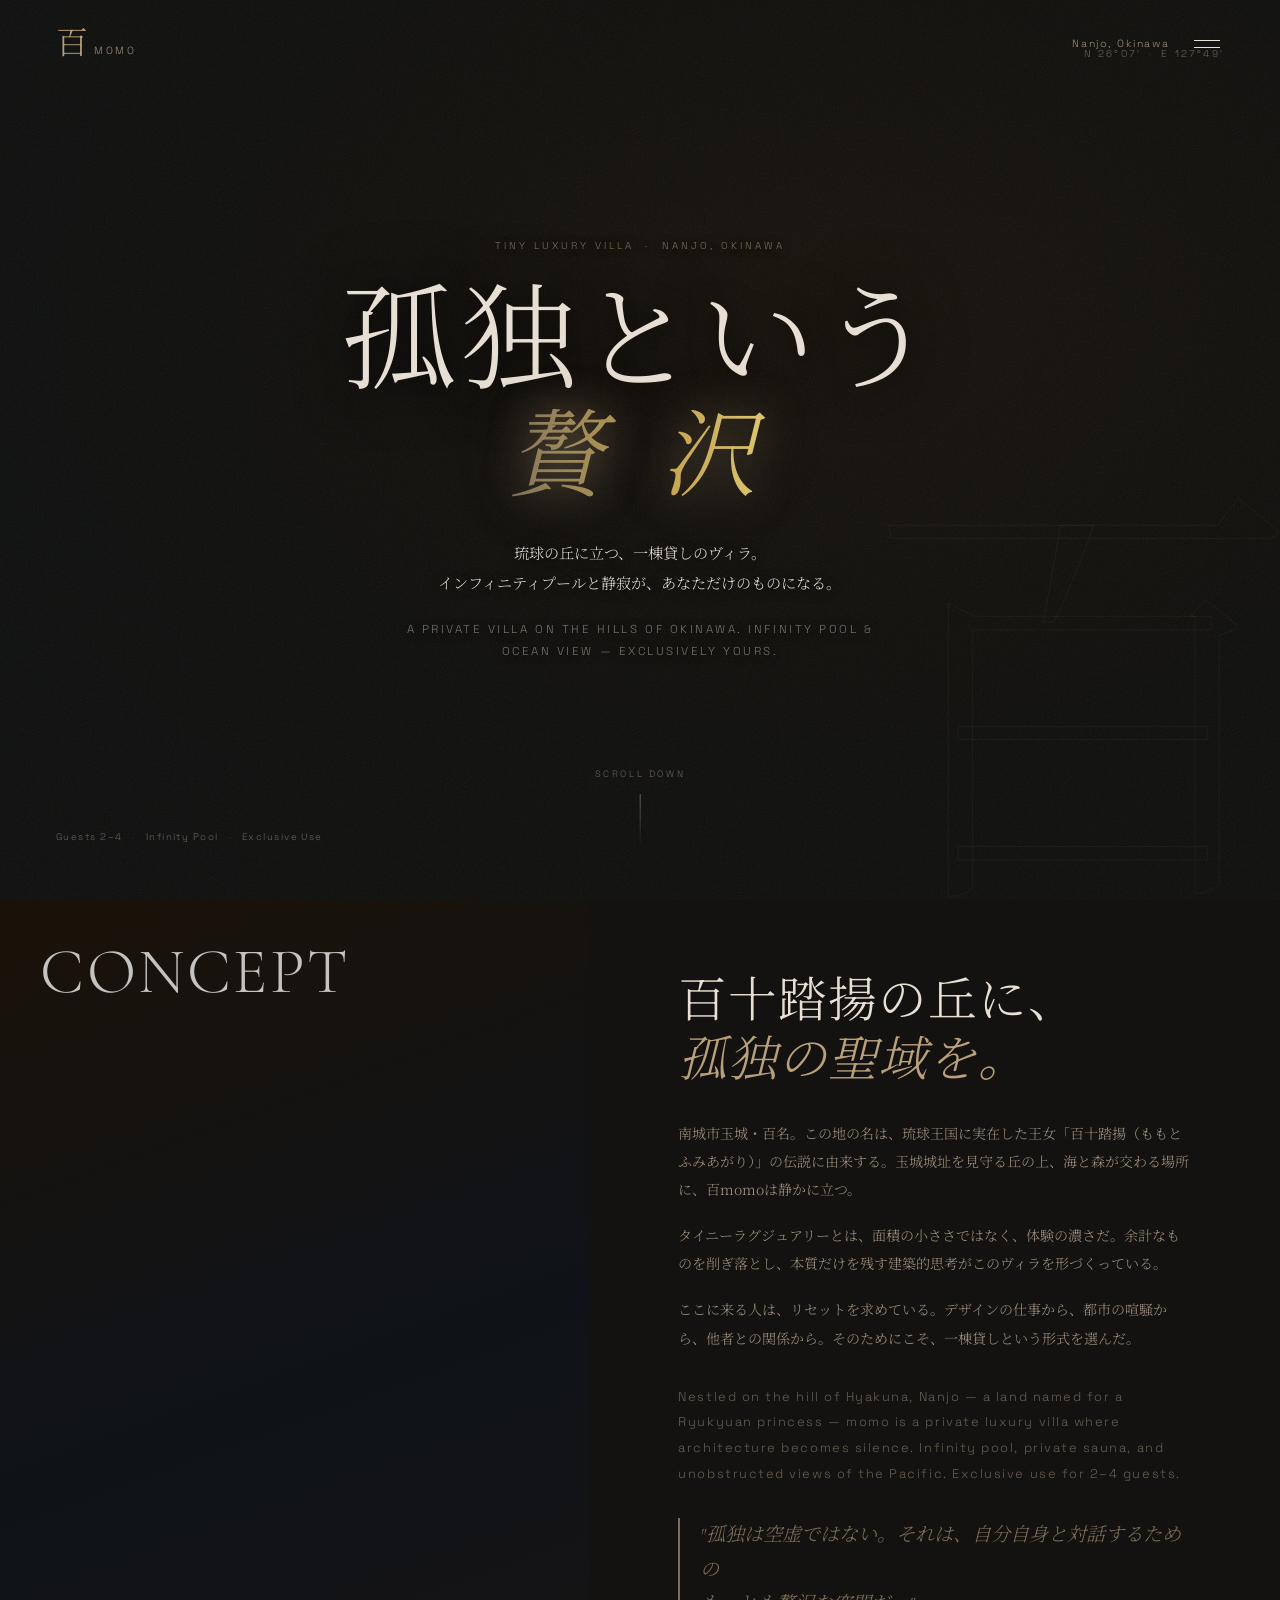
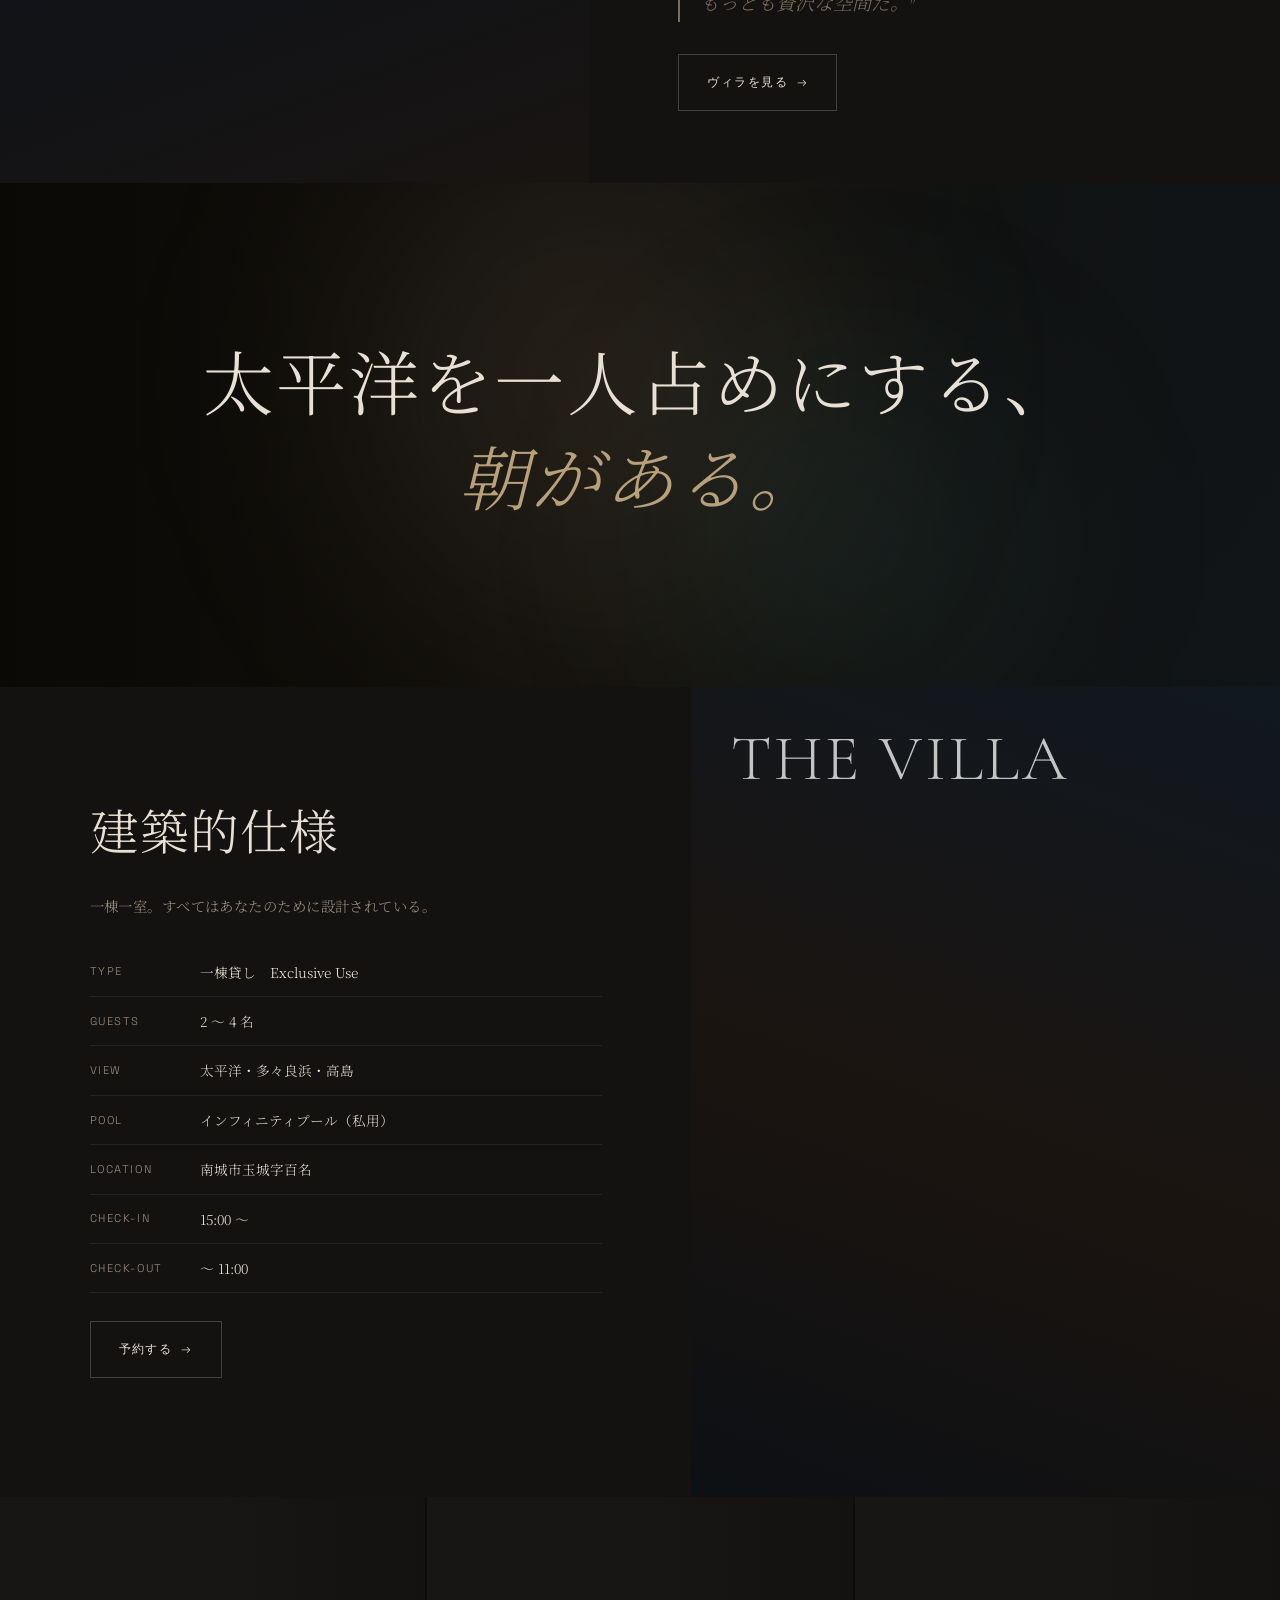
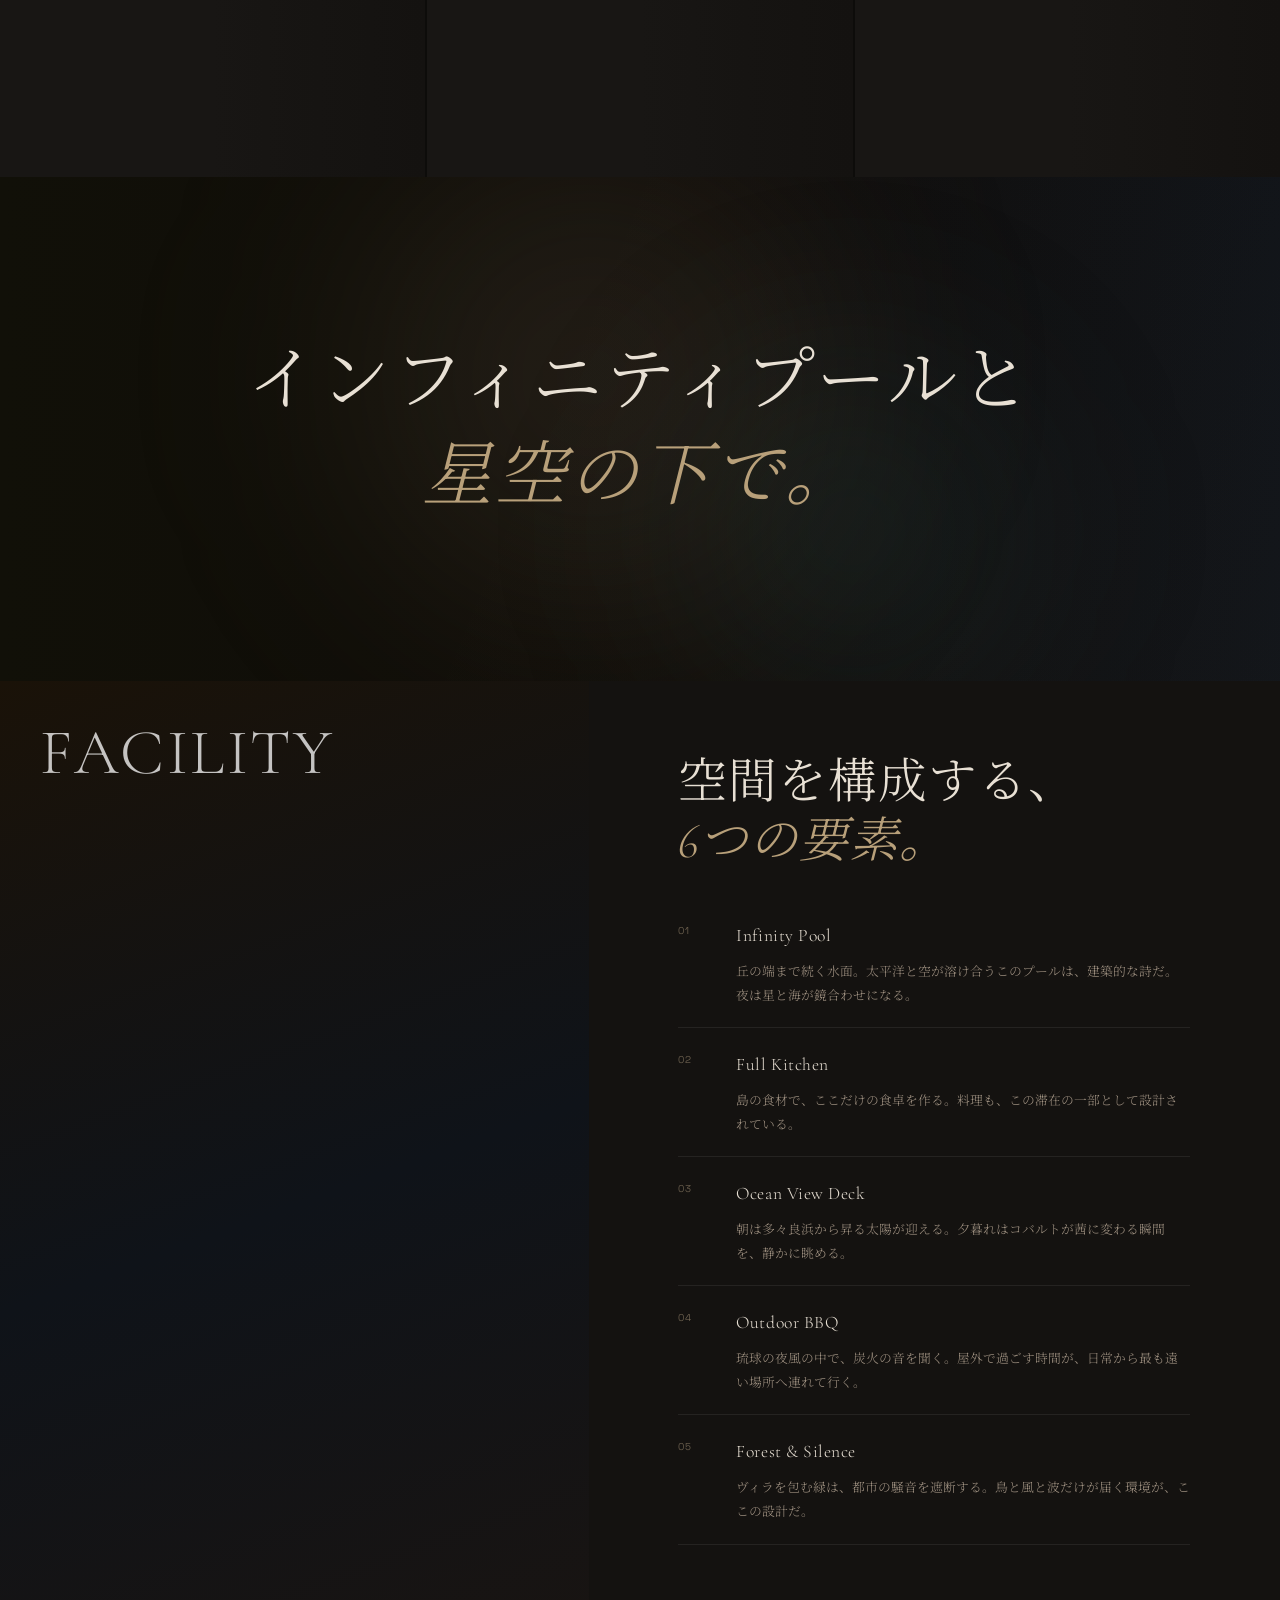
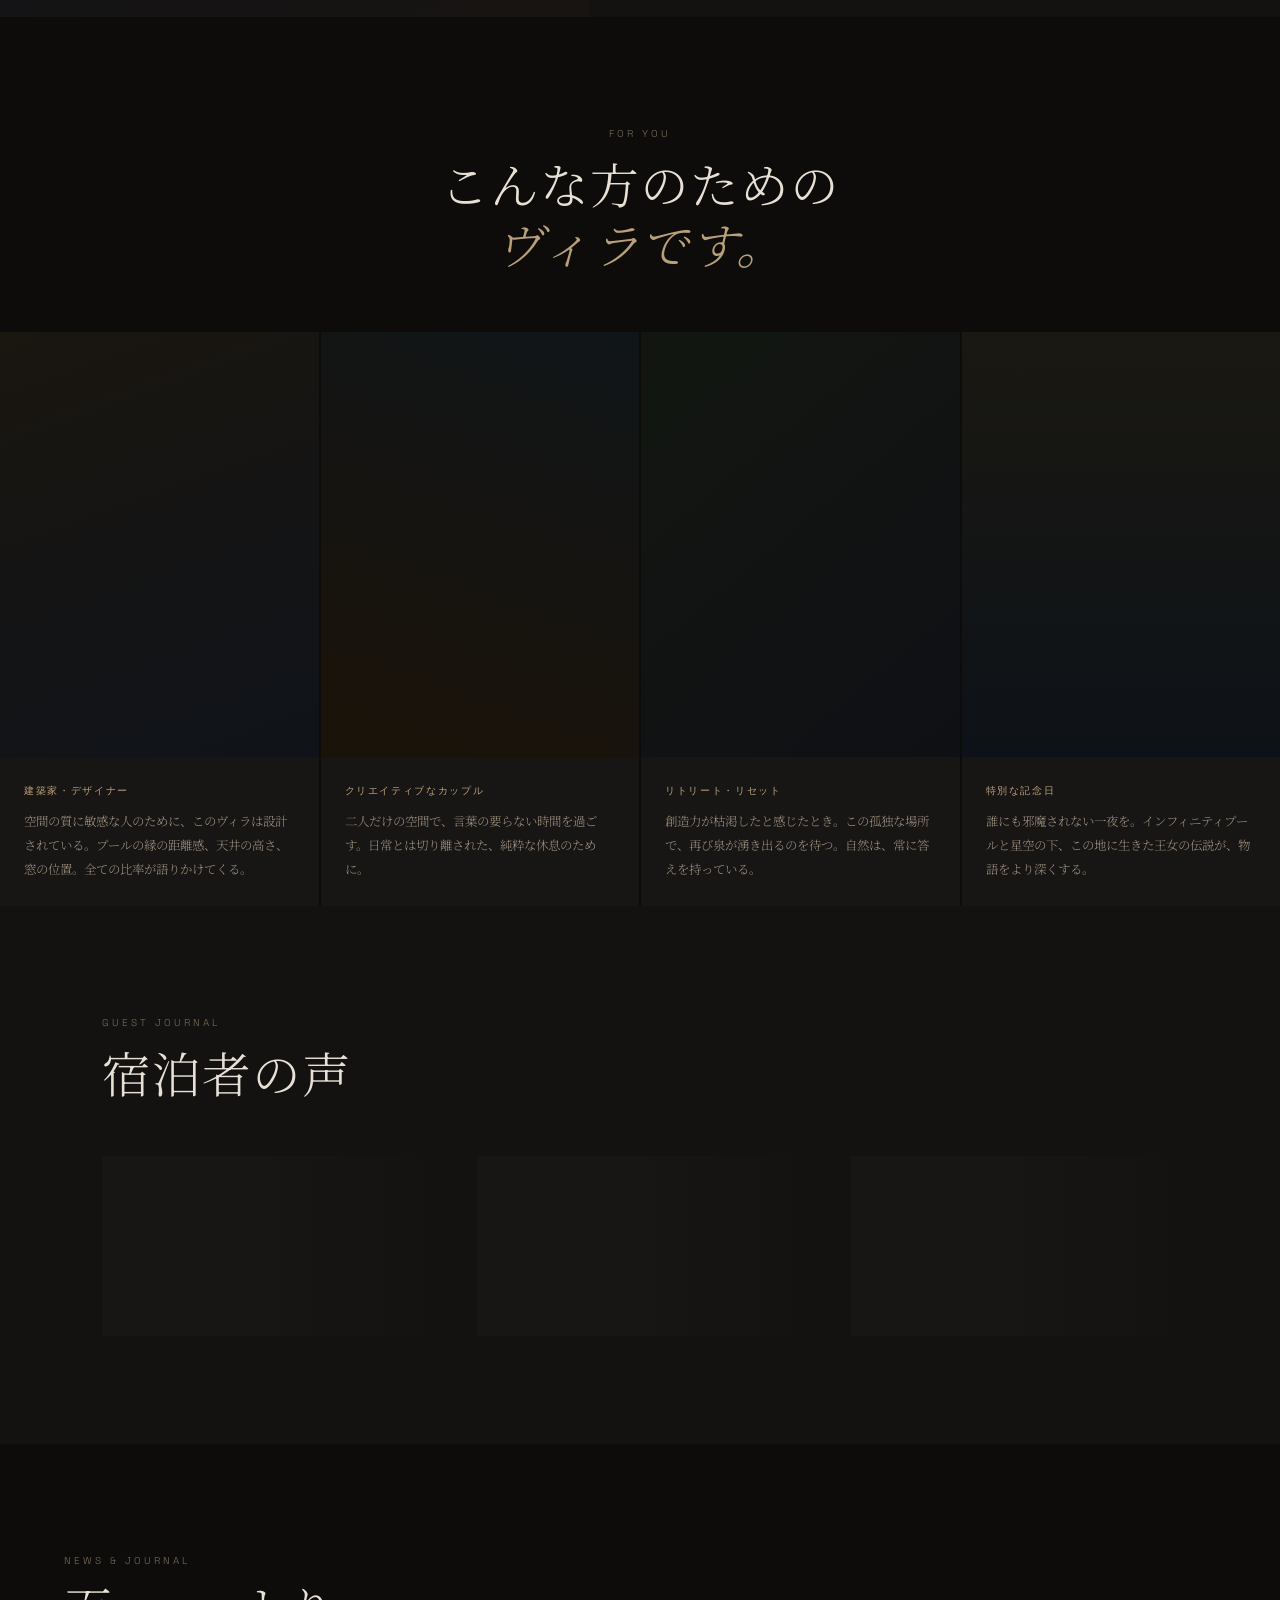
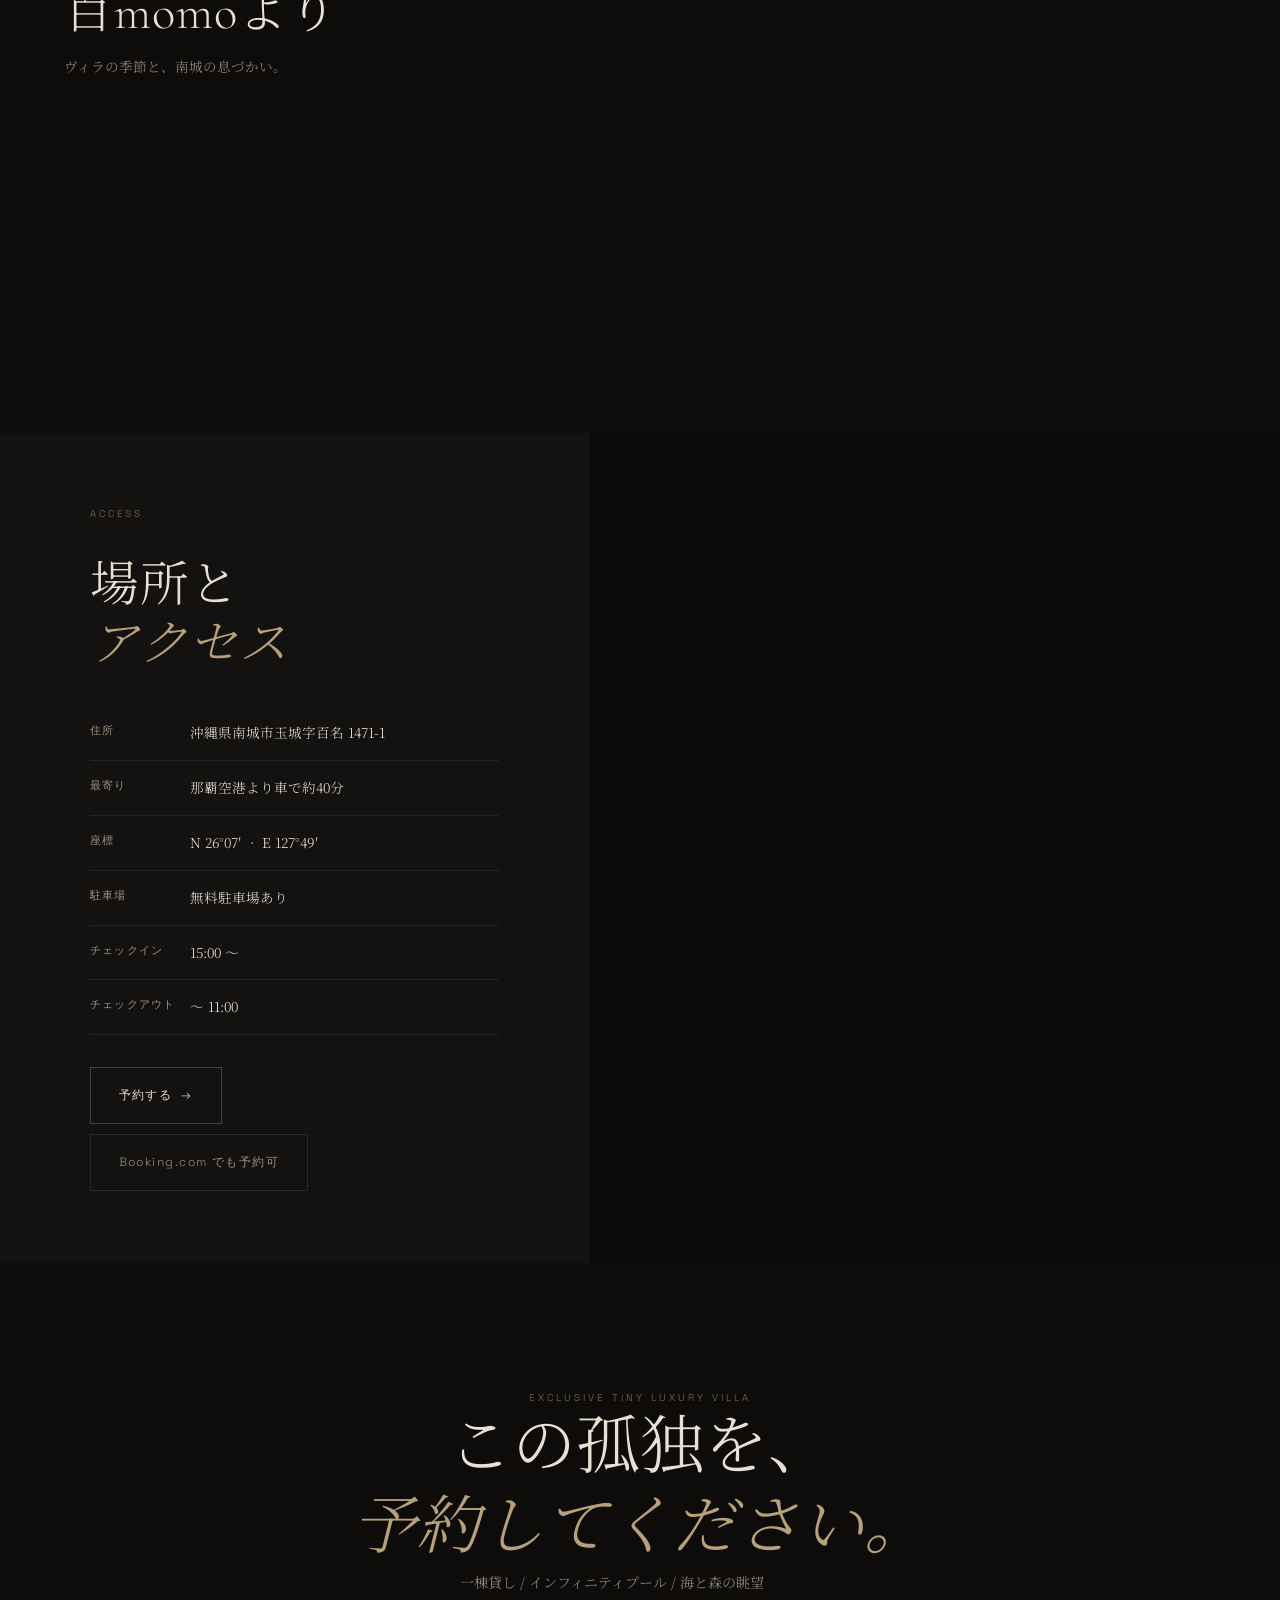
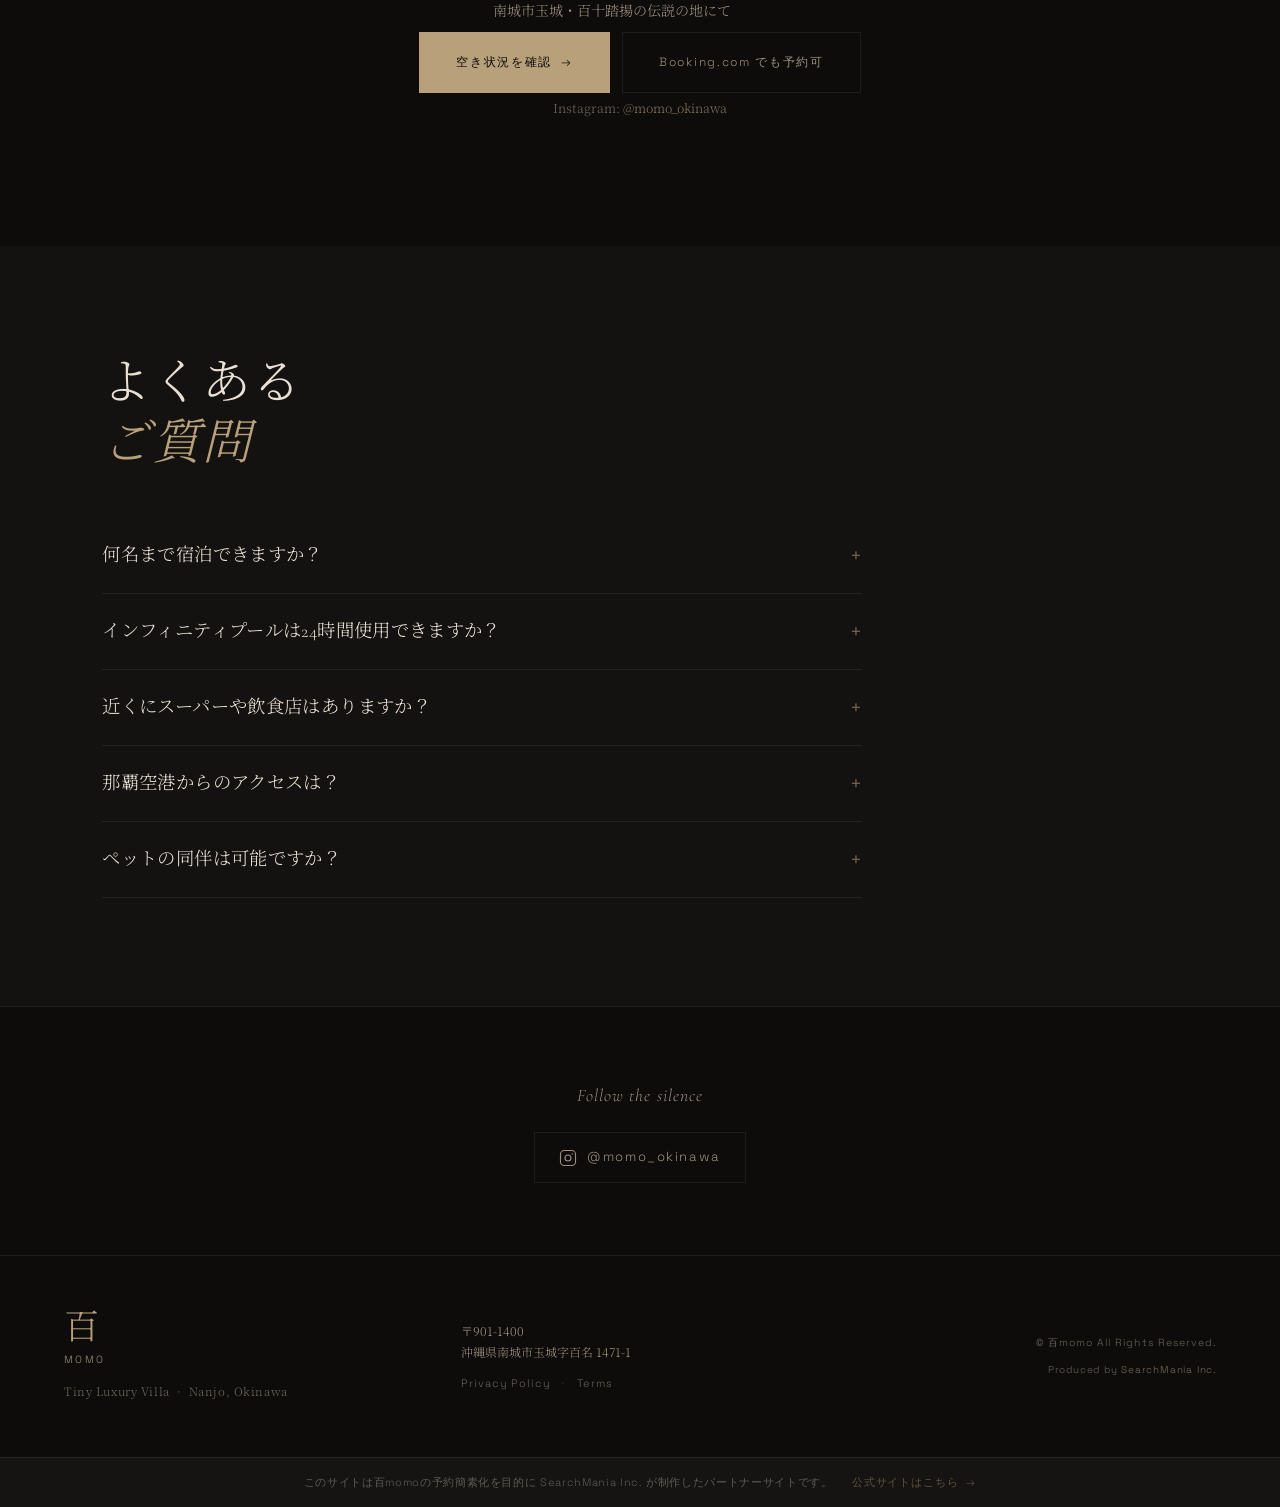
<file: index.html>
<!DOCTYPE html>
<html lang="ja">
<head>
<meta charset="UTF-8">
<meta name="viewport" content="width=device-width,initial-scale=1,viewport-fit=cover">
<meta name="theme-color" content="#0D0C0A">
<meta name="google-site-verification" content="LZg90oxtbqi0v6An7Fc0uO3ufbqcmW4_Qp9mCI2u6wk">
<title>momo Okinawa | Private Luxury Villa | Infinity Pool · Exclusive Use · Nanjo, Japan</title>
<meta name="description" content="A private luxury villa in Nanjo, Okinawa, Japan. Infinity pool, private sauna &amp; ocean view — exclusively yours for 2–4 guests. 琉球の丘に建つ一棟貸しのヴィラ。インフィニティプール、プライベートサウナ、海眺望。">
<meta http-equiv="content-language" content="ja, en">
<link rel="canonical" href="https://momo.search-mania.net/">
<link rel="alternate" hreflang="ja" href="https://momo.search-mania.net/">
<link rel="alternate" hreflang="x-default" href="https://momo.search-mania.net/">

<!-- OGP -->
<meta property="og:type" content="website">
<meta property="og:title" content="momo Okinawa | Private Luxury Villa | Infinity Pool · Exclusive Use">
<meta property="og:description" content="A private luxury villa in Nanjo, Okinawa. Infinity pool, private sauna &amp; ocean view — exclusively yours.">
<meta property="og:image" content="https://momo.search-mania.net/ogp.png">
<meta property="og:image:width" content="1200">
<meta property="og:image:height" content="630">
<meta property="og:url" content="https://momo.search-mania.net/">
<meta property="og:site_name" content="momo Okinawa">
<meta property="og:locale" content="ja_JP">
<meta property="og:locale:alternate" content="en_US">
<meta name="twitter:card" content="summary_large_image">
<meta name="twitter:title" content="momo Okinawa | Private Luxury Villa | Infinity Pool · Exclusive Use">
<meta name="twitter:description" content="A private luxury villa in Nanjo, Okinawa. Infinity pool, private sauna &amp; ocean view — exclusively yours.">
<meta name="twitter:image" content="https://momo.search-mania.net/ogp.png">

<!-- Favicon -->
<link rel="icon" type="image/svg+xml" href="./favicon.svg">

<!-- Fonts -->
<link rel="preconnect" href="https://fonts.googleapis.com">
<link rel="preconnect" href="https://fonts.gstatic.com" crossorigin>
<link href="https://fonts.googleapis.com/css2?family=Cormorant+Garamond:ital,wght@0,300;0,400;1,300;1,400&family=Space+Grotesk:wght@300;400;500&family=Noto+Serif+JP:wght@200;300;400&display=swap" rel="stylesheet">

<!-- CSS -->
<link rel="stylesheet" href="./shared.css">

<!-- JSON-LD -->
<script type="application/ld+json">
{
  "@context": "https://schema.org",
  "@type": "LodgingBusiness",
  "name": "momo",
  "alternateName": ["百momo", "momo Tiny Luxury Villa", "momo Okinawa"],
  "description": "A private tiny luxury villa in Nanjo, Okinawa, Japan. Infinity pool, private sauna, and panoramic ocean views. Exclusively for 2–4 guests — architects, creatives and couples seeking solitude in Japan.",
  "url": "https://momo.search-mania.net/",
  "telephone": "+81-80-5680-0810",
  "address": {
    "@type": "PostalAddress",
    "streetAddress": "Tamaki Hyakuna 1471-1",
    "addressLocality": "Nanjo",
    "addressRegion": "Okinawa",
    "postalCode": "901-1400",
    "addressCountry": "JP"
  },
  "geo": {
    "@type": "GeoCoordinates",
    "latitude": 26.1481,
    "longitude": 127.7708
  },
  "maximumAttendeeCapacity": 4,
  "numberOfRooms": 1,
  "checkinTime": "15:00",
  "checkoutTime": "11:00",
  "priceRange": "¥¥¥¥",
  "amenityFeature": [
    {"@type": "LocationFeatureSpecification", "name": "Infinity Pool", "value": true},
    {"@type": "LocationFeatureSpecification", "name": "Private Sauna", "value": true},
    {"@type": "LocationFeatureSpecification", "name": "Ocean View", "value": true},
    {"@type": "LocationFeatureSpecification", "name": "Exclusive Use", "value": true},
    {"@type": "LocationFeatureSpecification", "name": "Outdoor BBQ", "value": true},
    {"@type": "LocationFeatureSpecification", "name": "Full Kitchen", "value": true},
    {"@type": "LocationFeatureSpecification", "name": "Free Parking", "value": true}
  ],
  "sameAs": [
    "https://www.instagram.com/momo_okinawa/",
    "https://momokinawa.com/",
    "https://momo.booking.chillnn.com/ja/"
  ]
}
</script>
</head>
<body>

<!-- Page loader -->
<div id="page-loader" aria-hidden="true">
  <div class="loader-inner">
    <div class="loader-char">百</div>
    <div class="loader-line"><span></span></div>
  </div>
</div>

<!-- ================================================================
     LUXURY LAYER — cursor glow (fixed, behind all)
     ================================================================ -->
<div id="cursor-glow" aria-hidden="true"></div>

<!-- ================================================================
     FLOATING CTA DOCK (fixed, bottom-right)
     ================================================================ -->
<div class="cta-dock" id="ctaDock">
  <a href="https://momo.booking.chillnn.com/ja/" class="dock-btn dock-btn--primary" target="_blank" rel="noopener">予約する &nbsp;→</a>
  <a href="https://www.booking.com/hotel/jp/momo-chong-nawa-xian-nan-cheng-shi.ja.html" class="dock-btn" target="_blank" rel="noopener">Booking.com</a>
</div>

<!-- ================================================================
     NAV (minimal, fixed)
     ================================================================ -->
<nav class="site-nav" id="nav">
  <a href="/" class="nav-brand">
    <span class="brand-kanji">百</span>
    <span class="brand-en">momo</span>
  </a>
  <div class="nav-end">
    <span class="nav-loc">Nanjo, Okinawa</span>
    <button class="nav-ham" id="navToggle" aria-label="メニューを開く">
      <span></span>
      <span></span>
    </button>
  </div>
  <!-- Drawer backdrop -->
  <div class="drawer-bg" id="drawerBg"></div>
  <!-- Drawer -->
  <div class="nav-drawer" id="navDrawer">
    <button class="drawer-close" id="drawerClose" aria-label="閉じる">✕</button>
    <a href="#concept" class="drawer-link">Concept</a>
    <a href="#villa" class="drawer-link">The Villa</a>
    <a href="#facilities" class="drawer-link">Facilities</a>
    <a href="#foryou" class="drawer-link">For You</a>
    <a href="#access" class="drawer-link">Access</a>
    <a href="#faq" class="drawer-link">FAQ</a>
    <a href="https://momo.booking.chillnn.com/ja/" class="drawer-book" target="_blank" rel="noopener">予約する &nbsp;→</a>
  </div>
</nav>

<!-- ================================================================
     HERO (100vh, dark cinematic)
     ================================================================ -->
<section class="hero" id="hero">
  <div class="hero-aurora"></div>
  <div class="hero-bg" id="heroBg"></div>
  <div class="hero-grain"></div>
  <div class="hero-glyph" aria-hidden="true">百</div>

  <div class="hero-coords" aria-label="位置情報">
    <span>N 26°07′</span>
    <span class="coord-dot">·</span>
    <span>E 127°49′</span>
  </div>

  <div class="hero-body">
    <p class="hero-eyebrow">Tiny Luxury Villa &nbsp;·&nbsp; Nanjo, Okinawa</p>
    <h1 class="hero-h1">
      <span class="h1-row" id="heroTitle">孤独という</span>
      <em class="h1-row h1-italic gold-shine">贅 沢</em>
    </h1>
    <p class="hero-sub" id="heroSub">琉球の丘に立つ、一棟貸しのヴィラ。<br>インフィニティプールと静寂が、あなただけのものになる。</p>
    <p class="hero-sub-en" lang="en">A private villa on the hills of Okinawa. Infinity pool &amp; ocean view — exclusively yours.</p>
  </div>

  <div class="hero-scroll" aria-hidden="true">
    <span class="scroll-label">SCROLL DOWN</span>
    <span class="scroll-bar"></span>
  </div>

  <div class="hero-strip" aria-label="基本仕様">
    <span>Guests 2–4</span>
    <span class="strip-dot">·</span>
    <span>Infinity Pool</span>
    <span class="strip-dot">·</span>
    <span>Exclusive Use</span>
  </div>
</section>

<!-- ================================================================
     CONCEPT  (photo-left · text-right)
     ================================================================ -->
<section class="ed-sec" id="concept">
  <div class="ed-photo ed-photo--left">
    <div class="ed-photo-inner cms-photo" id="aboutPhoto1">
      <span class="photo-label">CONCEPT</span>
    </div>
  </div>
  <div class="ed-text reveal">
    <h2 class="ed-h2" id="aboutTitle">百十踏揚の丘に、<br><em>孤独の聖域を。</em></h2>
    <div class="ed-body" id="aboutBody">
      <p>南城市玉城・百名。この地の名は、琉球王国に実在した王女「百十踏揚（ももとふみあがり）」の伝説に由来する。玉城城址を見守る丘の上、海と森が交わる場所に、百momoは静かに立つ。</p>
      <p>タイニーラグジュアリーとは、面積の小ささではなく、体験の濃さだ。余計なものを削ぎ落とし、本質だけを残す建築的思考がこのヴィラを形づくっている。</p>
      <p>ここに来る人は、リセットを求めている。デザインの仕事から、都市の喧騒から、他者との関係から。そのためにこそ、一棟貸しという形式を選んだ。</p>
    </div>
    <p class="ed-body-en" lang="en">Nestled on the hill of Hyakuna, Nanjo — a land named for a Ryukyuan princess — momo is a private luxury villa where architecture becomes silence. Infinity pool, private sauna, and unobstructed views of the Pacific. Exclusive use for 2–4 guests.</p>
    <blockquote class="ed-quote" id="aboutQuote">"孤独は空虚ではない。それは、自分自身と対話するための<br>もっとも贅沢な空間だ。"</blockquote>
    <a href="#villa" class="ed-link">ヴィラを見る &nbsp;→</a>
  </div>
</section>

<!-- ================================================================
     CINEMATIC BREAK 1
     ================================================================ -->
<section class="cin-sec cin-sec--1" aria-hidden="true">
  <div class="lux-glow"></div>
  <div class="lux-sweep"></div>
  <div class="cin-overlay"></div>
  <p class="cin-txt">太平洋を一人占めにする、<br><em>朝がある。</em></p>
</section>

<!-- ================================================================
     VILLA  (text-left · photo-right)
     ================================================================ -->
<section class="ed-sec ed-sec--rev" id="villa">
  <div class="ed-text reveal">
    <h2 class="ed-h2">建築的仕様</h2>
    <p class="ed-sub">一棟一室。すべてはあなたのために設計されている。</p>
    <table class="spec-tbl">
      <tbody>
        <tr><td class="sk">Type</td><td class="sv">一棟貸し　Exclusive Use</td></tr>
        <tr><td class="sk">Guests</td><td class="sv">2 〜 4 名</td></tr>
        <tr><td class="sk">View</td><td class="sv">太平洋・多々良浜・高島</td></tr>
        <tr><td class="sk">Pool</td><td class="sv">インフィニティプール（私用）</td></tr>
        <tr><td class="sk">Location</td><td class="sv">南城市玉城字百名</td></tr>
        <tr><td class="sk">Check-in</td><td class="sv">15:00 〜</td></tr>
        <tr><td class="sk">Check-out</td><td class="sv">〜 11:00</td></tr>
      </tbody>
    </table>
    <a href="https://momo.booking.chillnn.com/ja/" class="ed-link" target="_blank" rel="noopener" id="heroCta">予約する &nbsp;→</a>
  </div>
  <div class="ed-photo ed-photo--right">
    <div class="ed-photo-inner cms-photo" id="villaPhoto1">
      <span class="photo-label">THE VILLA</span>
    </div>
  </div>
</section>

<!-- Villa Plans (CMS) -->
<div class="villa-plans cms-loading" id="menuGrid">
  <div class="plan-skel"></div>
  <div class="plan-skel"></div>
  <div class="plan-skel"></div>
</div>

<!-- ================================================================
     CINEMATIC BREAK 2
     ================================================================ -->
<section class="cin-sec cin-sec--2" aria-hidden="true">
  <div class="lux-glow"></div>
  <div class="lux-sweep"></div>
  <div class="cin-overlay"></div>
  <p class="cin-txt">インフィニティプールと<br><em>星空の下で。</em></p>
</section>

<!-- ================================================================
     FACILITIES  (photo-left · list-right)
     ================================================================ -->
<section class="ed-sec" id="facilities">
  <div class="ed-photo ed-photo--left">
    <div class="ed-photo-inner cms-photo" id="facilityPhoto1">
      <span class="photo-label">FACILITY</span>
    </div>
  </div>
  <div class="ed-text reveal">
    <h2 class="ed-h2">空間を構成する、<br><em>6つの要素。</em></h2>
    <div class="fac-list" id="featuresGrid">
      <div class="fac-item reveal">
        <span class="fac-n">01</span>
        <div class="fac-body">
          <h3 class="fac-title">Infinity Pool</h3>
          <p class="fac-desc">丘の端まで続く水面。太平洋と空が溶け合うこのプールは、建築的な詩だ。夜は星と海が鏡合わせになる。</p>
        </div>
      </div>
      <div class="fac-item reveal">
        <span class="fac-n">02</span>
        <div class="fac-body">
          <h3 class="fac-title">Full Kitchen</h3>
          <p class="fac-desc">島の食材で、ここだけの食卓を作る。料理も、この滞在の一部として設計されている。</p>
        </div>
      </div>
      <div class="fac-item reveal">
        <span class="fac-n">03</span>
        <div class="fac-body">
          <h3 class="fac-title">Ocean View Deck</h3>
          <p class="fac-desc">朝は多々良浜から昇る太陽が迎える。夕暮れはコバルトが茜に変わる瞬間を、静かに眺める。</p>
        </div>
      </div>
      <div class="fac-item reveal">
        <span class="fac-n">04</span>
        <div class="fac-body">
          <h3 class="fac-title">Outdoor BBQ</h3>
          <p class="fac-desc">琉球の夜風の中で、炭火の音を聞く。屋外で過ごす時間が、日常から最も遠い場所へ連れて行く。</p>
        </div>
      </div>
      <div class="fac-item reveal">
        <span class="fac-n">05</span>
        <div class="fac-body">
          <h3 class="fac-title">Forest &amp; Silence</h3>
          <p class="fac-desc">ヴィラを包む緑は、都市の騒音を遮断する。鳥と風と波だけが届く環境が、ここの設計だ。</p>
        </div>
      </div>
    </div>
  </div>
</section>

<!-- ================================================================
     FOR YOU  (4-col portrait grid)
     ================================================================ -->
<section class="fy-sec" id="foryou">
  <div class="fy-head reveal">
    <p class="fy-eyebrow">For You</p>
    <h2 class="ed-h2">こんな方のための<br><em>ヴィラです。</em></h2>
  </div>
  <div class="fy-grid" id="forYouGrid">
    <article class="foryou-card reveal">
      <div class="foryou-photo"><div class="ph-placeholder"></div></div>
      <div class="foryou-body">
        <p class="foryou-label">建築家・デザイナー</p>
        <p class="foryou-desc">空間の質に敏感な人のために、このヴィラは設計されている。プールの縁の距離感、天井の高さ、窓の位置。全ての比率が語りかけてくる。</p>
      </div>
    </article>
    <article class="foryou-card reveal">
      <div class="foryou-photo"><div class="ph-placeholder"></div></div>
      <div class="foryou-body">
        <p class="foryou-label">クリエイティブなカップル</p>
        <p class="foryou-desc">二人だけの空間で、言葉の要らない時間を過ごす。日常とは切り離された、純粋な休息のために。</p>
      </div>
    </article>
    <article class="foryou-card reveal">
      <div class="foryou-photo"><div class="ph-placeholder"></div></div>
      <div class="foryou-body">
        <p class="foryou-label">リトリート・リセット</p>
        <p class="foryou-desc">創造力が枯渇したと感じたとき。この孤独な場所で、再び泉が湧き出るのを待つ。自然は、常に答えを持っている。</p>
      </div>
    </article>
    <article class="foryou-card reveal">
      <div class="foryou-photo"><div class="ph-placeholder"></div></div>
      <div class="foryou-body">
        <p class="foryou-label">特別な記念日</p>
        <p class="foryou-desc">誰にも邪魔されない一夜を。インフィニティプールと星空の下、この地に生きた王女の伝説が、物語をより深くする。</p>
      </div>
    </article>
  </div>
</section>

<!-- ================================================================
     REVIEWS
     ================================================================ -->
<section class="rv-sec" id="reviews">
  <div class="rv-inner">
    <p class="rv-eyebrow">Guest Journal</p>
    <h2 class="ed-h2 reveal">宿泊者の声</h2>
    <div class="rv-grid" id="reviewsGrid">
      <div class="review-skel"></div>
      <div class="review-skel"></div>
      <div class="review-skel"></div>
    </div>
  </div>
</section>

<!-- ================================================================
     BLOG / JOURNAL
     ================================================================ -->
<section class="bl-sec" id="blog">
  <div class="bl-head reveal">
    <p class="bl-eyebrow">News &amp; Journal</p>
    <h2 class="ed-h2">百momoより</h2>
    <p class="bl-sub">ヴィラの季節と、南城の息づかい。</p>
  </div>
  <div class="wall cms-loading" id="blogWall">
    <!-- CMS が動的に書き換える -->
  </div>
</section>

<!-- ================================================================
     ACCESS
     ================================================================ -->
<section class="ac-sec" id="access">
  <div class="ac-info reveal">
    <p class="ac-eyebrow">Access</p>
    <h2 class="ed-h2">場所と<br><em>アクセス</em></h2>
    <dl class="ac-list">
      <dt>住所</dt>
      <dd id="accessAddress">沖縄県南城市玉城字百名 1471-1</dd>
      <dt>最寄り</dt>
      <dd id="accessStation">那覇空港より車で約40分</dd>
      <dt>座標</dt>
      <dd>N 26°07′ &nbsp;·&nbsp; E 127°49′</dd>
      <dt>駐車場</dt>
      <dd id="accessParking">無料駐車場あり</dd>
      <dt>チェックイン</dt>
      <dd>15:00 〜</dd>
      <dt>チェックアウト</dt>
      <dd>〜 11:00</dd>
    </dl>
    <div class="ac-btns">
      <a href="https://momo.booking.chillnn.com/ja/" class="ed-link" target="_blank" rel="noopener">予約する &nbsp;→</a>
      <a href="https://www.booking.com/hotel/jp/momo-chong-nawa-xian-nan-cheng-shi.ja.html" class="ed-link ed-link--ghost" target="_blank" rel="noopener">Booking.com でも予約可</a>
    </div>
  </div>
  <div class="ac-map" id="mapEmbed">
    <iframe
      src="https://www.google.com/maps/embed?pb=!1m18!1m12!1m3!1d3581.4911971577844!2d127.77077349999999!3d26.148127799999997!2m3!1f0!2f0!3f0!3m2!1i1024!2i768!4f13.1!3m3!1m2!1s0x34e56fccbec150f5%3A0x1c22d67987df7d76!2z55m-bW9tbw!5e0!3m2!1sja!2sjp!4v1780759257555!5m2!1sja!2sjp"
      width="100%" height="100%" style="border:0;" allowfullscreen="" loading="lazy" referrerpolicy="no-referrer-when-downgrade" title="百momo地図">
    </iframe>
  </div>
</section>

<!-- ================================================================
     CTA / BOOKING
     ================================================================ -->
<section class="bk-sec" id="booking">
  <div class="bk-inner">
    <p class="bk-eyebrow" id="ctaEyebrow">Exclusive Tiny Luxury Villa</p>
    <h2 class="bk-h2" id="ctaHeading1">この孤独を、<br><em>予約してください。</em></h2>
    <p class="bk-sub" id="ctaSub">一棟貸し / インフィニティプール / 海と森の眺望<br>南城市玉城・百十踏揚の伝説の地にて</p>
    <div class="bk-actions">
      <a href="https://momo.booking.chillnn.com/ja/" class="bk-btn bk-btn--primary" target="_blank" rel="noopener" id="ctaBtn1">空き状況を確認 &nbsp;→</a>
      <a href="https://www.booking.com/hotel/jp/momo-chong-nawa-xian-nan-cheng-shi.ja.html" class="bk-btn bk-btn--ghost" target="_blank" rel="noopener" id="ctaBtn2">Booking.com でも予約可</a>
    </div>
    <p class="bk-note cta-note">Instagram:
      <a href="https://www.instagram.com/momo_okinawa/" target="_blank" rel="noopener">@momo_okinawa</a>
    </p>
  </div>
</section>

<!-- ================================================================
     FAQ
     ================================================================ -->
<section class="fq-sec" id="faq">
  <h2 class="ed-h2 fq-title reveal">よくある<br><em>ご質問</em></h2>
  <div class="fq-list" id="faqList">
    <details class="faq-item">
      <summary class="faq-q">何名まで宿泊できますか？</summary>
      <p class="faq-a">最大4名様まで宿泊可能です。1棟すべてをお客様専用でお使いいただけます。</p>
    </details>
    <details class="faq-item">
      <summary class="faq-q">インフィニティプールは24時間使用できますか？</summary>
      <p class="faq-a">宿泊中はご自由にご利用いただけます。夜のプールは星空と海が溶け合う特別な体験です。</p>
    </details>
    <details class="faq-item">
      <summary class="faq-q">近くにスーパーや飲食店はありますか？</summary>
      <p class="faq-a">車で15〜20分圏内にスーパー・飲食店があります。南城市は沖縄の自然と歴史に溢れたエリアです。地元食材でのキッチン利用もおすすめです。</p>
    </details>
    <details class="faq-item">
      <summary class="faq-q">那覇空港からのアクセスは？</summary>
      <p class="faq-a">那覇空港からレンタカーで約40分。南城市玉城エリアは沖縄本島の南東部に位置し、世界遺産の斎場御嶽も近くにあります。</p>
    </details>
    <details class="faq-item">
      <summary class="faq-q">ペットの同伴は可能ですか？</summary>
      <p class="faq-a">誠に恐れ入りますが、ペットの同伴はご遠慮いただいております。詳細はご予約前にご確認ください。</p>
    </details>
  </div>
</section>

<!-- ================================================================
     SNS
     ================================================================ -->
<section class="sn-sec" id="sns">
  <p class="sn-lead">Follow the silence</p>
  <a href="https://www.instagram.com/momo_okinawa/" class="sn-ig" target="_blank" rel="noopener" id="snsInstagram">
    <svg width="18" height="18" viewBox="0 0 24 24" fill="none" stroke="currentColor" stroke-width="1.5" stroke-linecap="round" stroke-linejoin="round" aria-hidden="true"><rect x="2" y="2" width="20" height="20" rx="5" ry="5"/><circle cx="12" cy="12" r="4"/><circle cx="17.5" cy="6.5" r="1" fill="currentColor" stroke="none"/></svg>
    <span>@momo_okinawa</span>
  </a>
</section>

<!-- ================================================================
     FOOTER
     ================================================================ -->
<footer class="ft">
  <div class="ft-brand">
    <span class="ft-kanji">百</span>
    <span class="ft-en">momo</span>
    <p class="ft-tag">Tiny Luxury Villa &nbsp;·&nbsp; Nanjo, Okinawa</p>
  </div>
  <div class="ft-info">
    <p class="ft-addr">〒901-1400<br>沖縄県南城市玉城字百名 1471-1</p>
    <p class="ft-links">
      <a href="./privacy-policy.html">Privacy Policy</a>
      <span class="ft-sep">·</span>
      <a href="./terms.html">Terms</a>
    </p>
  </div>
  <div class="ft-right">
    <p class="ft-copy" id="footerCopy">© 百momo All Rights Reserved.</p>
    <p class="ft-credit">Produced by <a href="https://search-mania.net/" target="_blank" rel="noopener noreferrer">SearchMania Inc.</a></p>
  </div>
</footer>
<div class="partner-notice">
  <p>このサイトは百momoの予約簡素化を目的に SearchMania Inc. が制作したパートナーサイトです。</p>
  <a href="https://momokinawa.com/" target="_blank" rel="noopener noreferrer">公式サイトはこちら &nbsp;→</a>
</div>

<!-- ================================================================
     SCRIPT
     ================================================================ -->
<script>
/* ================================================================
   GAS CMS 設定
   ================================================================ */
const GAS_URL = 'https://script.google.com/macros/s/AKfycbyLXm1UNkxfWBdZw8d1HGDV6KmVkWGTDfVUkegt_sNzdTd-VPRetCaIGSAGzA-4lGuw/exec';

/* ================================================================
   ユーティリティ
   ================================================================ */
/* ---- Page Loader ---- */
let _loaderDone = false;
function hideLoader() {
  if (_loaderDone) return;
  _loaderDone = true;
  const el = document.getElementById('page-loader');
  if (!el) return;
  el.classList.add('is-hidden');
  setTimeout(() => { if (el.parentNode) el.parentNode.removeChild(el); }, 950);
}
// 安全タイムアウト: 8秒経っても画像が来なければ強制解除
setTimeout(hideLoader, 8000);

function esc(s) {
  return String(s || '')
    .replace(/&/g, '&amp;').replace(/</g, '&lt;')
    .replace(/>/g, '&gt;').replace(/"/g, '&quot;');
}

function fmtDate(s) {
  if (!s) return '';
  const m = String(s).match(/^(\d{4})-(\d{2})-(\d{2})/);
  return m ? `${m[1]}.${m[2]}.${m[3]}` : String(s);
}

function driveImg(url) {
  if (!url) return '';
  const s = String(url).trim();
  const m1 = s.match(/\/d\/([a-zA-Z0-9_-]+)/);
  if (m1) return `https://drive.google.com/thumbnail?id=${m1[1]}&sz=w1200`;
  const m2 = s.match(/lh3\.googleusercontent\.com\/d\/([a-zA-Z0-9_-]+)/);
  if (m2) return `https://lh3.googleusercontent.com/d/${m2[1]}=w1200`;
  if (s.indexOf('drive.google.com/thumbnail') !== -1) {
    return s.replace(/([?&])sz=[^&]*/, '$1sz=w1200');
  }
  return s;
}

function stars(n) {
  const full = Math.max(0, Math.min(5, n || 5));
  return '★'.repeat(full) + '☆'.repeat(5 - full);
}

/* ================================================================
   apply 関数群
   ================================================================ */
function applySettings(s) {
  window._settings = s;
  if (s.copyright) {
    const el = document.getElementById('footerCopy');
    if (el) el.textContent = s.copyright;
  }
  if (s.bookUrl) {
    document.querySelectorAll('[href*="chillnn.com"]').forEach(el => {
      el.href = s.bookUrl;
    });
  }
}

function applyHero(h) {
  // subLines → ヒーローサブテキスト
  if (h.subLines && h.subLines.length > 0) {
    const el = document.getElementById('heroSub');
    if (el) el.innerHTML = h.subLines.map(l => esc(l)).join('<br>');
  }
  // photos → ヒーロー背景スライドショー（crossfade）
  const bg = document.getElementById('heroBg');
  if (!bg) return;
  const srcs = [];
  if (h.photos && h.photos.length) {
    h.photos.forEach(p => { const u = driveImg(p.image); if (u) srcs.push(u); });
  } else if (h.bgImage) {
    const u = driveImg(h.bgImage); if (u) srcs.push(u);
  }
  if (!srcs.length) { hideLoader(); return; }
  bg.style.cssText += 'background-size:cover;background-position:center;transition:background-image 0s;';
  let idx = 0;
  const layers = [bg];
  // 2枚のレイヤーでクロスフェード
  const bg2 = document.createElement('div');
  bg2.style.cssText = `position:absolute;inset:0;background-size:cover;background-position:center;opacity:0;transition:opacity 1.6s ease;z-index:0;`;
  bg.parentNode.insertBefore(bg2, bg.nextSibling);
  function loadSlide(el, url, cb) {
    const img = new Image();
    img.onload = () => { el.style.backgroundImage = `url("${url}")`; if (cb) cb(); };
    img.src = url;
  }
  loadSlide(bg, srcs[0], () => {
    bg.style.opacity = '1';
    hideLoader();
  });
  if (srcs.length < 2) return;
  let front = bg, back = bg2;
  setInterval(() => {
    idx = (idx + 1) % srcs.length;
    loadSlide(back, srcs[idx], () => {
      back.style.opacity = '1';
      setTimeout(() => {
        front.style.opacity = '0';
        const tmp = front; front = back; back = tmp;
      }, 100);
    });
  }, 5000);
}

function applyAbout(a) {
  if (a.quote) {
    const el = document.getElementById('aboutQuote');
    if (el) el.innerHTML = `"${esc(a.quote)}"`;
  }
  if (a.paragraphs && a.paragraphs.length) {
    const el = document.getElementById('aboutBody');
    if (el) el.innerHTML = a.paragraphs.map(p => `<p>${esc(p)}</p>`).join('');
  }
  if (a.photos && a.photos.length) {
    const ph1 = document.getElementById('aboutPhoto1');
    if (ph1 && a.photos[0]) {
      const img = driveImg(a.photos[0].image);
      if (img) {
        ph1.innerHTML = `<img src="${esc(img)}" alt="${esc(a.photos[0].caption || '')}" loading="lazy" class="cms-fade" style="width:100%;height:100%;object-fit:cover;display:block;">`;
        // keep label stamp
        const lbl = document.createElement('span');
        lbl.className = 'photo-label';
        lbl.textContent = 'CONCEPT';
        ph1.appendChild(lbl);
      } else {
        ph1.classList.remove('cms-photo');
      }
    }
  }
}

function applyMenu(items) {
  if (!items || !items.length) return;
  const grid = document.getElementById('menuGrid');
  if (!grid) return;
  grid.classList.remove('cms-loading');
  grid.innerHTML = items.map(m => {
    const img = driveImg(m.image);
    return `<article class="plan-card reveal${m.bestSeller ? ' plan-featured' : ''}">
      ${img ? `<div class="plan-img"><img src="${esc(img)}" alt="${esc(m.name)}" loading="lazy"></div>` : ''}
      <div class="plan-body">
        ${m.bestSeller ? '<span class="plan-badge">Recommended</span>' : ''}
        <h3 class="plan-name">${esc(m.name)}</h3>
        ${m.price ? `<p class="plan-price">${esc(m.price)}</p>` : ''}
        ${m.desc ? `<p class="plan-desc">${esc(m.desc)}</p>` : ''}
      </div>
    </article>`;
  }).join('');
}

function applyFeatures(items) {
  if (!items || !items.length) return;
  const grid = document.getElementById('featuresGrid');
  if (!grid) return;
  grid.innerHTML = items.map(f => `
    <div class="fac-item reveal">
      <span class="fac-n">${esc(f.num)}</span>
      <div class="fac-body">
        <h3 class="fac-title">${esc(f.title)}</h3>
        <p class="fac-desc">${esc(f.desc)}</p>
      </div>
    </div>`).join('');
  observe(grid, '.fac-item');
}

function applyForYou(items) {
  if (!items || !items.length) return;
  const grid = document.getElementById('forYouGrid');
  if (!grid) return;
  grid.innerHTML = items.map(f => {
    const img = driveImg(f.image);
    return `<article class="foryou-card reveal">
      <div class="foryou-photo">
        ${img
          ? `<img src="${esc(img)}" alt="${esc(f.label)}" loading="lazy" style="width:100%;height:100%;object-fit:cover;display:block;">`
          : '<div class="ph-placeholder"></div>'}
      </div>
      <div class="foryou-body">
        <p class="foryou-label">${esc(f.label)}</p>
        <p class="foryou-desc">${esc(f.caption)}</p>
      </div>
    </article>`;
  }).join('');
  observe(grid, '.foryou-card');
}

function applyReviews(items) {
  if (!Array.isArray(items) || !items.length) return;
  const grid = document.getElementById('reviewsGrid');
  if (!grid) return;
  let html = items.map(r =>
    `<article class="review reveal">
      <div class="review-stars">${stars(r.stars)}</div>
      <p class="review-body">${esc(r.text || '')}</p>
      <div class="review-meta">
        <span class="review-name">${esc(r.name || '')}</span>
        <span class="review-date">${esc(fmtDate(r.date))}</span>
      </div>
    </article>`
  ).join('');
  if (items.length < 6) {
    const gbpUrl = (window._settings && window._settings.gbpUrl) || '#';
    html += `<a class="review review-cta reveal" href="${esc(gbpUrl)}" target="_blank" rel="noopener">
      <div class="review-cta-stars">★ ★ ★ ★ ★</div>
      <p class="review-cta-msg">他のクチコミも<br>Googleでご覧いただけます</p>
      <span class="review-cta-link">Google で見る &nbsp;→</span>
    </a>`;
  }
  grid.innerHTML = html;
  observe(grid, '.review');
}

function applyBlog(items) {
  const wall = document.querySelector('#blog .wall');
  if (wall) wall.classList.remove('cms-loading');
  if (!items || !items.length) return;
  const valid = items.filter(b => b.body || b.title);
  if (!valid.length) return;
  window._blogItems = valid;
  wall.innerHTML = valid.map((b, i) => {
    let rawTitle = (b.title || '').trim();
    if (!rawTitle && b.body) {
      rawTitle = (String(b.body).split(/[。\n]/)[0] || '').trim();
    }
    if (!rawTitle && b.date) rawTitle = `${fmtDate(b.date)} の投稿`;
    const shortTitle = rawTitle.length > 44 ? rawTitle.slice(0, 44) + '…' : rawTitle;
    const imgUrl = driveImg(b.image);
    // /blog/?post=SLUG 形式で生成（_redirects rewrite 不要、/blog/ ディレクトリが実在するため確実）
    const _blogSlug = (() => {
      if (b.url) {
        const mQ = b.url.match(/[?&]post=([^&]+)/);
        if (mQ) return mQ[1];
        const mP = b.url.match(/\/blog\/([^/?#]+)/);
        if (mP) return mP[1];
      }
      return b.date || null;
    })();
    const blogHref = _blogSlug ? `/blog/?post=${_blogSlug}` : null;
    const tagOpen = blogHref
      ? `<a href="${blogHref}" class="e blog-card reveal">`
      : `<article class="e blog-card reveal" role="button" tabindex="0" data-idx="${i}">`;
    const tagClose = blogHref ? '</a>' : '</article>';
    return `${tagOpen}
      ${imgUrl
        ? '<div class="blog-img"><img src="' + esc(imgUrl) + '" alt="" loading="lazy" style="width:100%;height:100%;object-fit:cover;display:block;"></div>'
        : '<div class="blog-img blog-img-empty"></div>'}
      <div class="blog-body">
        ${b.date ? '<span class="blog-date">' + esc(fmtDate(b.date)) + '</span>' : ''}
        <p class="blog-cap">${esc(shortTitle)}</p>
        ${b.body ? '<span class="blog-cta">Read more &nbsp;→</span>' : ''}
      </div>
    ${tagClose}`;
  }).join('');
  if (typeof observe === 'function') observe(wall, '.e');
}

function applyAccess(a) {
  if (a.address) { const el = document.getElementById('accessAddress'); if (el) el.textContent = a.address; }
  if (a.station) { const el = document.getElementById('accessStation'); if (el) el.textContent = a.station; }
  if (a.parking) { const el = document.getElementById('accessParking'); if (el) el.textContent = a.parking; }
  if (a.mapEmbed) {
    const el = document.getElementById('mapEmbed');
    if (el) {
      const val = String(a.mapEmbed).trim();
      if (val.toLowerCase().startsWith('<iframe')) {
        // Sheets に <iframe> タグごと入力されている場合 → そのまま挿入し width/height を上書き
        const tmp = document.createElement('div');
        tmp.innerHTML = val;
        const fr = tmp.querySelector('iframe');
        if (fr) {
          fr.setAttribute('width', '100%');
          fr.setAttribute('height', '100%');
          fr.style.border = '0';
          el.innerHTML = '';
          el.appendChild(fr);
        }
      } else {
        // src URL のみの場合 → iframe で包む
        el.innerHTML = `<iframe src="${esc(val)}" width="100%" height="100%" style="border:0;" allowfullscreen="" loading="lazy" referrerpolicy="no-referrer-when-downgrade" title="百momo地図"></iframe>`;
      }
    }
  }
}

function applySNS(items) {
  const ig = items && items.find(s => s.platform === 'Instagram');
  if (ig && ig.url) {
    const el = document.getElementById('snsInstagram');
    if (el) {
      el.href = ig.url;
      const span = el.querySelector('span');
      if (span) span.textContent = ig.handle || ig.url;
    }
  }
}

function applyDelivery(items) { /* 宿泊施設向けは使用しない */ }

function applyFAQ(items) {
  if (!items || !items.length) return;
  const list = document.getElementById('faqList');
  if (!list) return;
  list.innerHTML = items.map(f =>
    `<details class="faq-item">
      <summary class="faq-q">${esc(f.q)}</summary>
      <p class="faq-a">${esc(f.a)}</p>
    </details>`
  ).join('');
}

function applyCTA(c) {
  if (c.headline1) {
    const el = document.getElementById('ctaHeading1');
    if (el) el.innerHTML = esc(c.headline1) + (c.headline2 ? `<br><em>${esc(c.headline2)}</em>` : '');
  }
  if (c.subText) {
    const el = document.getElementById('ctaSub');
    if (el) el.innerHTML = esc(c.subText).replace(/\n/g, '<br>');
  }
  if (c.btn1Text && c.btn1Url) { const el = document.getElementById('ctaBtn1'); if (el) { el.textContent = c.btn1Text; el.href = c.btn1Url; } }
  if (c.btn2Text && c.btn2Url) { const el = document.getElementById('ctaBtn2'); if (el) { el.textContent = c.btn2Text; el.href = c.btn2Url; } }
  if (c.eyebrow) { const el = document.getElementById('ctaEyebrow'); if (el) el.textContent = c.eyebrow; }
  if (c.copyright) { const el = document.getElementById('footerCopy'); if (el) el.textContent = c.copyright; }
  if (c.footerDesc) { const el = document.querySelector('.cta-note'); if (el) el.textContent = c.footerDesc; }
}

/* ================================================================
   CMS fetch
   ================================================================ */
fetch(GAS_URL)
  .then(r => r.json())
  .then(data => {
    if (data.settings) applySettings(data.settings);
    if (data.hero)     applyHero(data.hero);
    if (data.about)    applyAbout(data.about);
    if (data.menu)     applyMenu(data.menu);
    if (data.features) applyFeatures(data.features);
    if (data.forYou)   applyForYou(data.forYou);
    if (data.reviews)  applyReviews(data.reviews);
    if (data.blog)     applyBlog(data.blog);
    if (data.access)   applyAccess(data.access);
    if (data.sns)      applySNS(data.sns);
    if (data.delivery) applyDelivery(data.delivery);
    if (data.faq)      applyFAQ(data.faq);
    if (data.cta)      applyCTA(data.cta);
  })
  .catch(err => { console.warn('CMS fetch error (GAS未設定):', err); hideLoader(); });

/* ================================================================
   Nav ドロワー
   ================================================================ */
(function() {
  const toggle = document.getElementById('navToggle');
  const drawer = document.getElementById('navDrawer');
  const bg     = document.getElementById('drawerBg');
  const close  = document.getElementById('drawerClose');

  function openDrawer() {
    drawer.classList.add('drawer-open');
    bg.classList.add('drawer-bg-show');
    toggle.setAttribute('aria-label', 'メニューを閉じる');
    toggle.classList.add('ham-open');
  }
  function closeDrawer() {
    drawer.classList.remove('drawer-open');
    bg.classList.remove('drawer-bg-show');
    toggle.setAttribute('aria-label', 'メニューを開く');
    toggle.classList.remove('ham-open');
  }
  if (toggle) toggle.addEventListener('click', () => drawer.classList.contains('drawer-open') ? closeDrawer() : openDrawer());
  if (close)  close.addEventListener('click', closeDrawer);
  if (bg)     bg.addEventListener('click', closeDrawer);
  drawer.querySelectorAll('a').forEach(a => a.addEventListener('click', closeDrawer));
})();

/* ================================================================
   スクロールリビール (IntersectionObserver)
   ================================================================ */
function observe(root, sel) {
  const els = (root || document).querySelectorAll(sel || '.reveal');
  if (!els.length) return;
  const io = new IntersectionObserver((entries) => {
    entries.forEach(e => {
      if (e.isIntersecting) { e.target.classList.add('in-view'); io.unobserve(e.target); }
    });
  }, { threshold: 0.08 });
  els.forEach(el => io.observe(el));
}
document.addEventListener('DOMContentLoaded', () => {
  observe(document, '.reveal');
  document.querySelectorAll('.cms-fade').forEach(img => {
    if (img.complete) img.classList.add('img-loaded');
    else img.addEventListener('load', () => img.classList.add('img-loaded'));
  });
});

/* ================================================================
   FAQ アコーディオン
   ================================================================ */
document.addEventListener('click', e => {
  const sum = e.target.closest('summary.faq-q');
  if (!sum) return;
  const det = sum.closest('details.faq-item');
  document.querySelectorAll('details.faq-item[open]').forEach(d => {
    if (d !== det) d.removeAttribute('open');
  });
});

/* ================================================================
   CTA Dock — scroll hide (hero内は非表示)
   ================================================================ */
(function() {
  const dock = document.getElementById('ctaDock');
  const hero = document.getElementById('hero');
  if (!dock || !hero) return;
  const io = new IntersectionObserver(entries => {
    dock.classList.toggle('dock-hidden', entries[0].isIntersecting);
  }, { threshold: 0.3 });
  io.observe(hero);
})();

/* ================================================================
   LUXURY ANIMATIONS — Gold Particles + Cursor Glow + Sparkles
   ================================================================ */

/* ---- Cursor glow (desktop only) ---- */
(function() {
  const glow = document.getElementById('cursor-glow');
  if (!glow || window.matchMedia('(hover:none)').matches) {
    if (glow) glow.style.display = 'none';
    return;
  }
  let tx = -300, ty = -300, cx = -300, cy = -300;
  document.addEventListener('mousemove', e => { tx = e.clientX; ty = e.clientY; });
  document.addEventListener('mouseleave', () => { glow.style.opacity = '0'; });
  document.addEventListener('mouseenter', () => { glow.style.opacity = '1'; });
  (function animCursor() {
    cx += (tx - cx) * 0.10;
    cy += (ty - cy) * 0.10;
    glow.style.transform = `translate(${cx}px,${cy}px) translate(-50%,-50%)`;
    requestAnimationFrame(animCursor);
  })();
})();


</script>

</body>
</html>
</file>
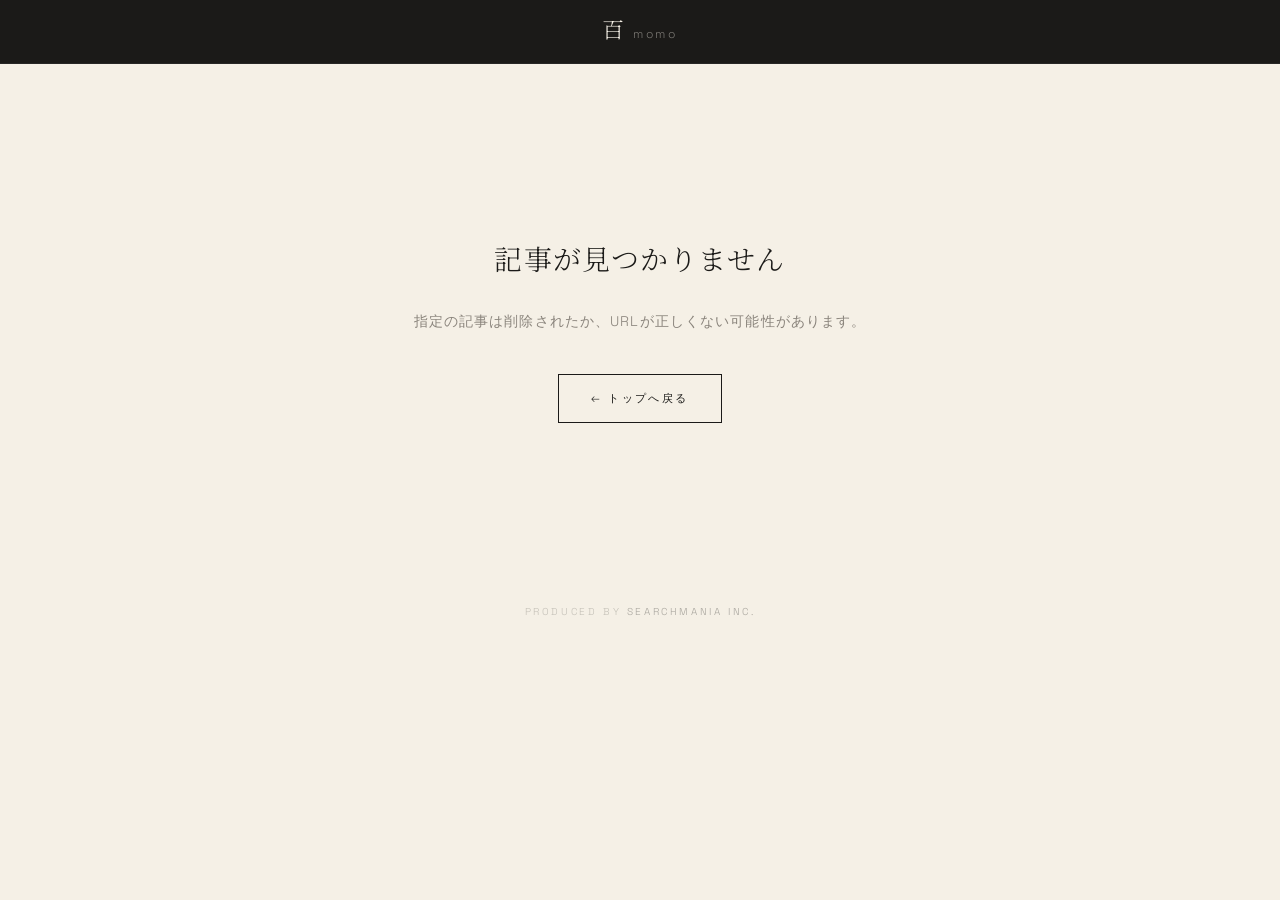
<file: blog/index.html>
<!DOCTYPE html>
<html lang="ja">
<head>
<meta charset="UTF-8">
<meta name="viewport" content="width=device-width,initial-scale=1,viewport-fit=cover">
<meta name="theme-color" content="#1B1A18">
<title>百momo ジャーナル</title>
<meta name="description" content="百momo からのお知らせ・最新情報">
<meta http-equiv="content-language" content="ja">
<meta property="og:type" content="article">
<meta property="og:site_name" content="百momo">
<meta property="og:locale" content="ja_JP">
<meta property="og:image" content="https://momo.search-mania.net/ogp.png">
<meta name="twitter:card" content="summary_large_image">
<link rel="icon" type="image/svg+xml" href="/favicon.svg">
<link rel="preconnect" href="https://fonts.googleapis.com">
<link rel="preconnect" href="https://fonts.gstatic.com" crossorigin>
<link href="https://fonts.googleapis.com/css2?family=Cormorant+Garamond:ital,wght@0,300;0,400;1,300;1,400&family=Space+Grotesk:wght@300;400&family=Noto+Serif+JP:wght@200;300;400&display=swap" rel="stylesheet">
<style>
*{margin:0;padding:0;box-sizing:border-box}
:root{
  --bg:#F5F0E6;
  --dark:#1B1A18;
  --ink:#1B1A18;
  --ink-soft:#56504A;
  --ink-muted:#8A847C;
  --accent:#7C6E5A;
  --gold:#B8A07A;
  --serif-disp:'Cormorant Garamond','Noto Serif JP',serif;
  --sans:'Space Grotesk','Noto Sans JP',sans-serif;
  --serif-jp:'Noto Serif JP',serif;
}
body{
  background:var(--bg);
  color:var(--ink);
  font-family:var(--serif-jp);
  font-weight:300;
  line-height:1.85;
  -webkit-font-smoothing:antialiased;
}
header{
  background:var(--dark);
  padding:0 clamp(20px,5vw,60px);
  height:64px;
  display:flex;
  align-items:center;
  justify-content:center;
  position:sticky;top:0;z-index:10;
  border-bottom:1px solid rgba(255,255,255,.06);
}
header a{
  color:var(--bg);
  text-decoration:none;
  font-family:var(--serif-disp);
  font-weight:300;
  font-size:22px;
  letter-spacing:.12em;
  display:flex;
  align-items:baseline;
  gap:6px;
}
header a span{
  font-family:var(--sans);
  font-size:12px;
  letter-spacing:.22em;
  color:rgba(245,240,230,.45);
}
.wrap{
  max-width:740px;
  margin:72px auto;
  padding:0 24px 100px;
}
.loading{
  text-align:center;padding:120px 0;
  color:var(--ink-muted);font-size:12px;letter-spacing:.28em;
  font-family:var(--sans);
}
.loading::after{
  content:'読 み 込 み 中 …';
  display:block;animation:fade 1.4s ease-in-out infinite;
  margin-top:8px;
}
@keyframes fade{0%,100%{opacity:.3}50%{opacity:1}}

.card{overflow:hidden;}
.card img{
  width:100%;display:block;
  max-height:520px;object-fit:cover;
}
.card-body{padding:44px 0}
.card .date{
  font-family:var(--sans);
  font-size:10px;color:var(--ink-muted);
  letter-spacing:.28em;display:block;margin-bottom:20px;
  text-transform:uppercase;
}
.card h1{
  font-family:var(--serif-disp);
  font-weight:300;
  font-size:clamp(22px,4vw,34px);
  line-height:1.5;
  margin-bottom:32px;
  color:var(--ink);
  letter-spacing:.02em;
}
.card .text{
  font-size:15px;line-height:2.1;
  white-space:pre-wrap;color:var(--ink-soft);
  word-break:break-word;letter-spacing:.04em;
}
.card-divider{
  width:36px;height:1px;
  background:var(--accent);
  margin:32px 0;
}
.back-wrap{margin-top:64px;padding-top:36px;border-top:1px solid rgba(27,26,24,.08);}
.back-btn{
  display:inline-flex;align-items:center;gap:10px;
  font-family:var(--sans);font-size:11px;
  letter-spacing:.24em;text-transform:uppercase;
  color:var(--ink-muted);
  text-decoration:none;
  transition:color .25s ease;
}
.back-btn:hover{color:var(--ink);}
.not-found{
  text-align:center;padding:100px 24px;
}
.not-found h1{
  font-family:var(--serif-disp);font-weight:300;
  font-size:28px;margin-bottom:20px;
  color:var(--ink);letter-spacing:.04em;
}
.not-found p{
  font-size:14px;color:var(--ink-muted);
  margin-bottom:40px;line-height:1.9;
  font-family:var(--sans);letter-spacing:.08em;
}
.not-found-btn{
  display:inline-block;
  padding:13px 32px;
  border:1.5px solid var(--ink);
  color:var(--ink);font-family:var(--sans);
  font-size:11px;letter-spacing:.22em;text-transform:uppercase;
  text-decoration:none;
  transition:all .3s ease;
}
.not-found-btn:hover{background:var(--ink);color:var(--bg);}
.produced-by{
  text-align:center;margin-top:80px;
  font-family:var(--sans);font-size:10px;
  letter-spacing:.26em;text-transform:uppercase;
  color:rgba(27,26,24,.22);
}
.produced-by a{
  color:rgba(27,26,24,.35);text-decoration:none;
  transition:color .3s ease;
}
.produced-by a:hover{color:var(--accent);}
@media(max-width:600px){
  .wrap{margin:40px auto;padding:0 18px 60px}
  .card-body{padding:28px 0}
  .card h1{font-size:22px;margin-bottom:24px}
  .card .text{font-size:14px;line-height:2}
}
</style>
</head>
<body>
<header>
  <a href="https://momo.search-mania.net/">百<span>momo</span></a>
</header>
<div class="wrap" id="root">
  <div class="loading"></div>
</div>
<script>
const GAS_URL    = 'https://script.google.com/macros/s/AKfycbyLXm1UNkxfWBdZw8d1HGDV6KmVkWGTDfVUkegt_sNzdTd-VPRetCaIGSAGzA-4lGuw/exec';
const SITE_URL   = 'https://momo.search-mania.net';
const STORE_NAME = '百momo';

function esc(s){
  return String(s||'').replace(/&/g,'&amp;').replace(/</g,'&lt;').replace(/>/g,'&gt;').replace(/"/g,'&quot;');
}
function fmtDate(s){
  if(!s)return'';
  const m=String(s).match(/^(\d{4})-(\d{2})-(\d{2})/);
  return m?m[1]+'.'+m[2]+'.'+m[3]:String(s);
}
function driveImg(url){
  if(!url)return'';
  const s=String(url).trim();
  const m1=s.match(/\/d\/([a-zA-Z0-9_-]+)/);
  if(m1)return'https://drive.google.com/thumbnail?id='+m1[1]+'&sz=w1200';
  const m2=s.match(/lh3\.googleusercontent\.com\/d\/([a-zA-Z0-9_-]+)/);
  if(m2)return'https://lh3.googleusercontent.com/d/'+m2[1]+'=w1200';
  if(s.indexOf('drive.google.com/thumbnail')!==-1)return s.replace(/([?&]sz=)[^&]*/,'$1w1200');
  return s;
}
function getSlug() {
  const params = new URLSearchParams(location.search);
  if (params.get('post')) return params.get('post');
  const m = location.pathname.match(/\/blog\/([^\/]+)\/?$/);
  return m ? m[1] : '';
}
function findBySlug(items,slug){
  if(!Array.isArray(items)||!slug)return null;
  return items.find(function(b){
    if(!b||!b.url)return false;
    return b.url.indexOf('/blog/'+slug+'/')!==-1||b.url.indexOf('/blog/'+slug)!==-1;
  })||null;
}
function updateMeta(title,desc,imgUrl){
  document.title=title+' | '+STORE_NAME;
  const m1=document.querySelector('meta[name="description"]');
  if(m1)m1.setAttribute('content',desc);
  function upsert(attrName,attrValue,val){
    let el=document.querySelector('meta['+attrName+'="'+attrValue+'"]');
    if(!el){el=document.createElement('meta');el.setAttribute(attrName,attrValue);document.head.appendChild(el);}
    el.setAttribute('content',val);
  }
  upsert('property','og:title',title);
  upsert('property','og:description',desc);
  upsert('property','og:url',SITE_URL+location.pathname+location.search);
  upsert('name','twitter:title',title);
  upsert('name','twitter:description',desc);
  if(imgUrl){upsert('property','og:image',imgUrl);upsert('name','twitter:image',imgUrl);}
  let c=document.querySelector('link[rel="canonical"]');
  if(!c){c=document.createElement('link');c.setAttribute('rel','canonical');document.head.appendChild(c);}
  c.setAttribute('href',SITE_URL+location.pathname+location.search);
}
function render(item){
  const root=document.getElementById('root');
  if(!item){
    root.innerHTML='<div class="not-found"><h1>記事が見つかりません</h1><p>指定の記事は削除されたか、URLが正しくない可能性があります。</p><a class="not-found-btn" href="'+esc(SITE_URL)+'/">← トップへ戻る</a></div><div class="produced-by">Produced by <a href="https://search-mania.net/" target="_blank" rel="noopener">SearchMania Inc.</a></div>';
    document.title='記事が見つかりません | '+STORE_NAME;
    return;
  }
  const imgUrl=driveImg(item.image);
  let title=(item.title||'').trim();
  if(!title&&item.body)title=String(item.body).split(/[。\n]/)[0].trim();
  if(!title&&item.date)title=fmtDate(item.date)+' の投稿';
  const desc=(item.body||title).slice(0,120);
  updateMeta(title,desc,imgUrl);
  // BlogPosting structured data (per-article SEO)
  (function() {
    var existing = document.getElementById('blog-jsonld');
    if (existing) existing.remove();
    var sd = document.createElement('script');
    sd.id = 'blog-jsonld'; sd.type = 'application/ld+json';
    sd.textContent = JSON.stringify({
      '@context': 'https://schema.org', '@type': 'BlogPosting',
      'headline': title, 'description': desc,
      'datePublished': item.date || '', 'image': imgUrl || '',
      'url': SITE_URL + location.pathname + location.search,
      'publisher': { '@type': 'Organization', 'name': STORE_NAME, 'url': SITE_URL }
    });
    document.head.appendChild(sd);
  })();
  root.innerHTML=
    '<article class="card">'+
      (imgUrl?'<img src="'+esc(imgUrl)+'" alt="'+esc(title)+'" loading="eager">':'')+
      '<div class="card-body">'+
        (item.date?'<span class="date">'+esc(fmtDate(item.date))+'</span>':'')+
        (item.title&&item.title.trim()?'<h1>'+esc(item.title)+'</h1>':'')+
        '<div class="card-divider"></div>'+
        '<p class="text">'+esc(item.body||'')+'</p>'+
      '</div>'+
    '</article>'+
    '<div class="back-wrap"><a class="back-btn" href="'+esc(SITE_URL)+'/">← トップへ戻る</a></div>'+
    '<div class="produced-by">Produced by <a href="https://search-mania.net/" target="_blank" rel="noopener noreferrer">SearchMania Inc.</a></div>';
}
(function init(){
  const slug=getSlug();
  if(!slug){render(null);return;}
  fetch(GAS_URL+(GAS_URL.indexOf('?')>=0?'&':'?')+'blog_all=1')
    .then(function(r){return r.json();})
    .then(function(data){render(findBySlug(data&&data.blog,slug));})
    .catch(function(){
      fetch(GAS_URL).then(function(r){return r.json();})
        .then(function(data){render(findBySlug(data&&data.blog,slug));})
        .catch(function(){render(null);});
    });
})();
</script>
</body>
</html>
</file>
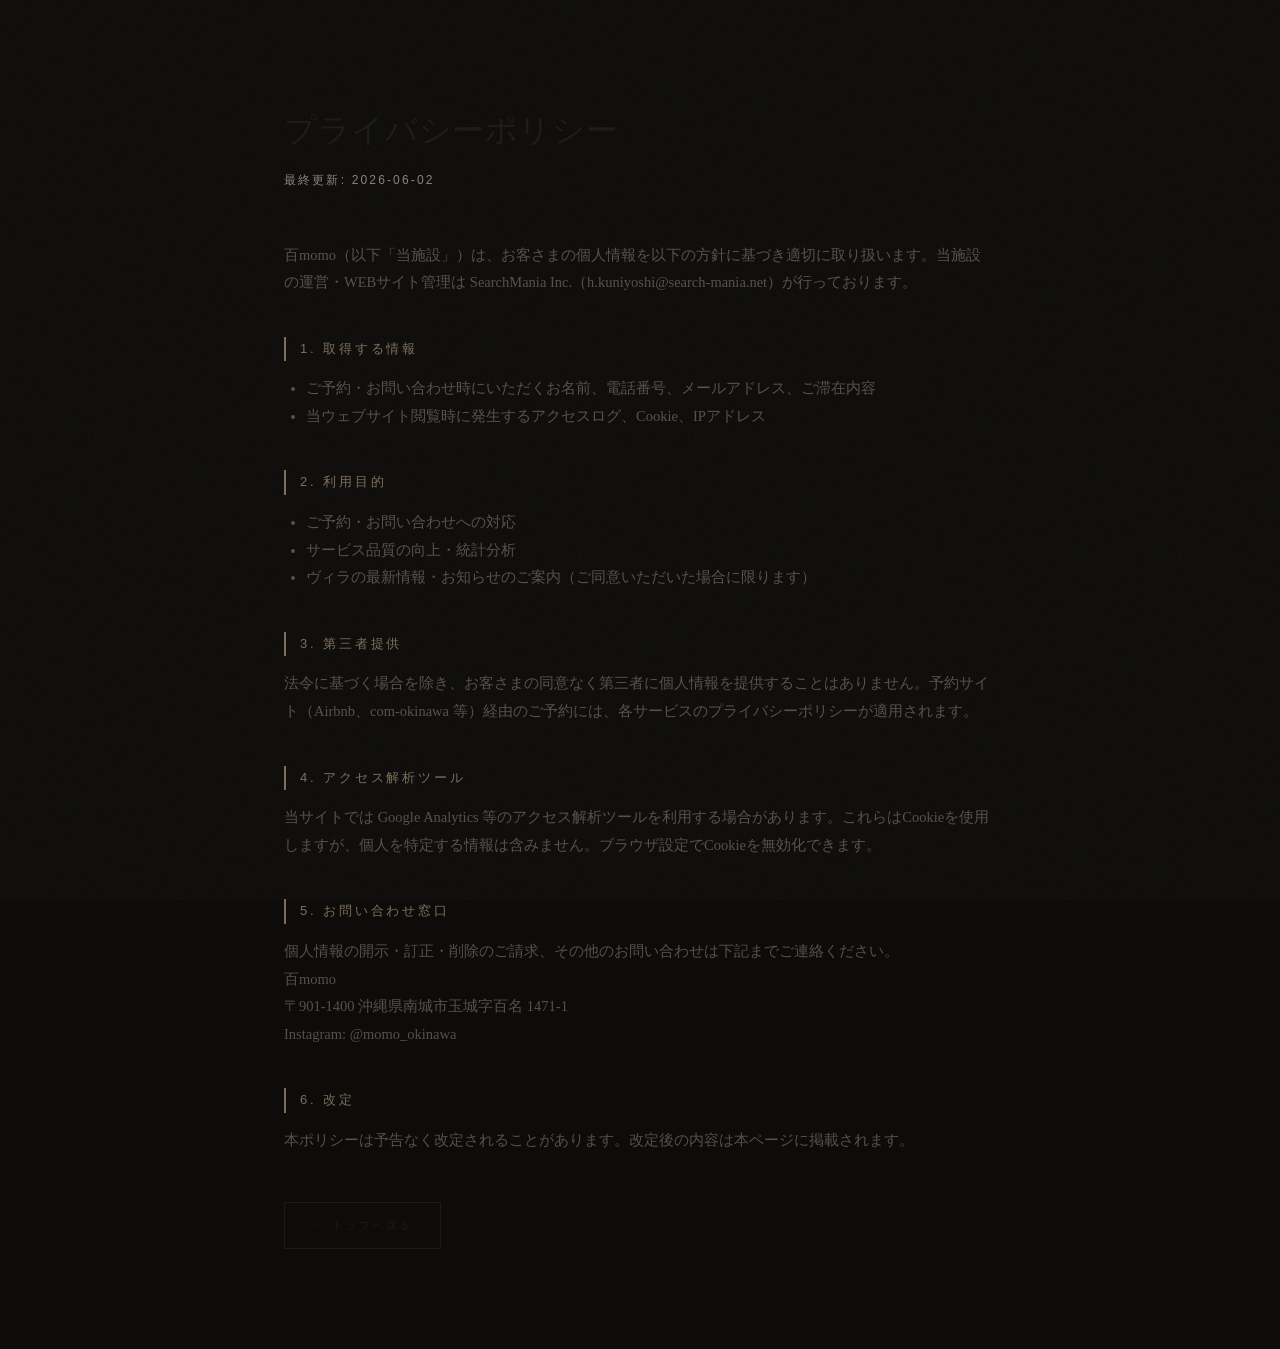
<file: privacy-policy.html>
<!DOCTYPE html>
<html lang="ja">
<head>
<meta charset="UTF-8">
<meta name="viewport" content="width=device-width,initial-scale=1">
<title>プライバシーポリシー | 百momo</title>
<meta name="description" content="百momo のプライバシーポリシー。">
<meta name="robots" content="noindex">
<link rel="stylesheet" href="shared.css">
<style>
  body { background: var(--bg, #F5F0E6); color: var(--ink, #1B1A18); font-family: var(--serif-jp, serif); line-height: 1.9; }
  .legal-wrap { max-width: 760px; margin: 0 auto; padding: 100px 24px 100px; }
  .legal-wrap h1 { font-family: var(--serif-disp, serif); font-weight: 300; font-size: 32px; margin-bottom: 8px; letter-spacing: .02em; }
  .legal-wrap .updated { font-size: 12px; color: var(--ink-muted, #8A847C); letter-spacing: .18em; margin-bottom: 50px; font-family: var(--sans, sans-serif); text-transform: uppercase; }
  .legal-wrap h2 { font-family: var(--sans, sans-serif); font-weight: 400; font-size: 13px; letter-spacing: .22em; text-transform: uppercase; margin: 40px 0 14px; padding-left: 14px; border-left: 2px solid var(--accent, #7C6E5A); color: var(--accent, #7C6E5A); }
  .legal-wrap p, .legal-wrap li { font-size: 14.5px; color: var(--ink-soft, #56504A); }
  .legal-wrap ul { padding-left: 22px; }
  .back-link { display: inline-block; margin-top: 48px; padding: 12px 28px; border: 1.5px solid var(--ink, #1B1A18); text-decoration: none; color: var(--ink, #1B1A18); font-family: var(--sans, sans-serif); font-size: 11px; letter-spacing: .22em; text-transform: uppercase; transition: all .3s ease; }
  .back-link:hover { background: var(--ink, #1B1A18); color: var(--bg, #F5F0E6); }
</style>
</head>
<body>
  <div class="legal-wrap">
    <h1>プライバシーポリシー</h1>
    <p class="updated">最終更新: 2026-06-02</p>

    <p>百momo（以下「当施設」）は、お客さまの個人情報を以下の方針に基づき適切に取り扱います。当施設の運営・WEBサイト管理は SearchMania Inc.（h.kuniyoshi@search-mania.net）が行っております。</p>

    <h2>1. 取得する情報</h2>
    <ul>
      <li>ご予約・お問い合わせ時にいただくお名前、電話番号、メールアドレス、ご滞在内容</li>
      <li>当ウェブサイト閲覧時に発生するアクセスログ、Cookie、IPアドレス</li>
    </ul>

    <h2>2. 利用目的</h2>
    <ul>
      <li>ご予約・お問い合わせへの対応</li>
      <li>サービス品質の向上・統計分析</li>
      <li>ヴィラの最新情報・お知らせのご案内（ご同意いただいた場合に限ります）</li>
    </ul>

    <h2>3. 第三者提供</h2>
    <p>法令に基づく場合を除き、お客さまの同意なく第三者に個人情報を提供することはありません。予約サイト（Airbnb、com-okinawa 等）経由のご予約には、各サービスのプライバシーポリシーが適用されます。</p>

    <h2>4. アクセス解析ツール</h2>
    <p>当サイトでは Google Analytics 等のアクセス解析ツールを利用する場合があります。これらはCookieを使用しますが、個人を特定する情報は含みません。ブラウザ設定でCookieを無効化できます。</p>

    <h2>5. お問い合わせ窓口</h2>
    <p>個人情報の開示・訂正・削除のご請求、その他のお問い合わせは下記までご連絡ください。</p>
    <p>
      百momo<br>
      〒901-1400 沖縄県南城市玉城字百名 1471-1<br>
      Instagram: @momo_okinawa
    </p>

    <h2>6. 改定</h2>
    <p>本ポリシーは予告なく改定されることがあります。改定後の内容は本ページに掲載されます。</p>

    <a href="/" class="back-link">← トップへ戻る</a>
  </div>
</body>
</html>
</file>
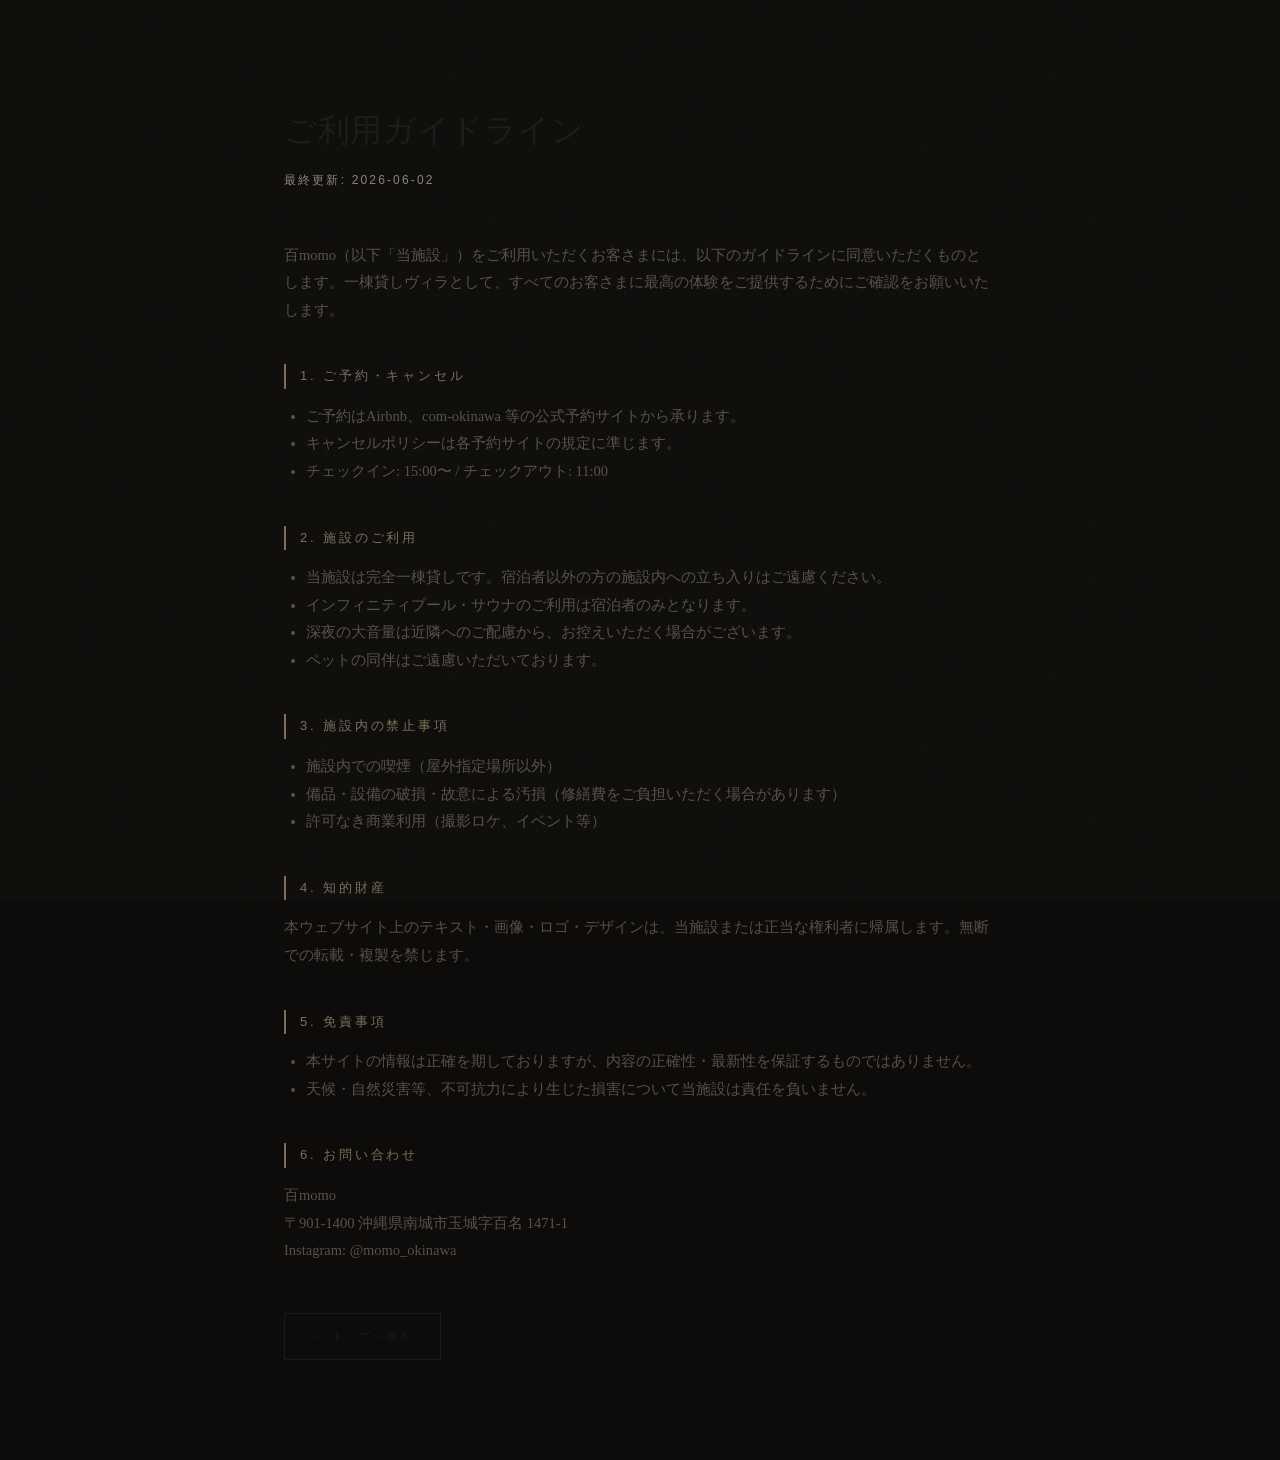
<file: terms.html>
<!DOCTYPE html>
<html lang="ja">
<head>
<meta charset="UTF-8">
<meta name="viewport" content="width=device-width,initial-scale=1">
<title>ご利用ガイドライン | 百momo</title>
<meta name="description" content="百momo のご利用にあたってのガイドライン。">
<meta name="robots" content="noindex">
<link rel="stylesheet" href="shared.css">
<style>
  body { background: var(--bg, #F5F0E6); color: var(--ink, #1B1A18); font-family: var(--serif-jp, serif); line-height: 1.9; }
  .legal-wrap { max-width: 760px; margin: 0 auto; padding: 100px 24px 100px; }
  .legal-wrap h1 { font-family: var(--serif-disp, serif); font-weight: 300; font-size: 32px; margin-bottom: 8px; letter-spacing: .02em; }
  .legal-wrap .updated { font-size: 12px; color: var(--ink-muted, #8A847C); letter-spacing: .18em; margin-bottom: 50px; font-family: var(--sans, sans-serif); text-transform: uppercase; }
  .legal-wrap h2 { font-family: var(--sans, sans-serif); font-weight: 400; font-size: 13px; letter-spacing: .22em; text-transform: uppercase; margin: 40px 0 14px; padding-left: 14px; border-left: 2px solid var(--accent, #7C6E5A); color: var(--accent, #7C6E5A); }
  .legal-wrap p, .legal-wrap li { font-size: 14.5px; color: var(--ink-soft, #56504A); }
  .legal-wrap ul { padding-left: 22px; }
  .back-link { display: inline-block; margin-top: 48px; padding: 12px 28px; border: 1.5px solid var(--ink, #1B1A18); text-decoration: none; color: var(--ink, #1B1A18); font-family: var(--sans, sans-serif); font-size: 11px; letter-spacing: .22em; text-transform: uppercase; transition: all .3s ease; }
  .back-link:hover { background: var(--ink, #1B1A18); color: var(--bg, #F5F0E6); }
</style>
</head>
<body>
  <div class="legal-wrap">
    <h1>ご利用ガイドライン</h1>
    <p class="updated">最終更新: 2026-06-02</p>

    <p>百momo（以下「当施設」）をご利用いただくお客さまには、以下のガイドラインに同意いただくものとします。一棟貸しヴィラとして、すべてのお客さまに最高の体験をご提供するためにご確認をお願いいたします。</p>

    <h2>1. ご予約・キャンセル</h2>
    <ul>
      <li>ご予約はAirbnb、com-okinawa 等の公式予約サイトから承ります。</li>
      <li>キャンセルポリシーは各予約サイトの規定に準じます。</li>
      <li>チェックイン: 15:00〜 / チェックアウト: 11:00</li>
    </ul>

    <h2>2. 施設のご利用</h2>
    <ul>
      <li>当施設は完全一棟貸しです。宿泊者以外の方の施設内への立ち入りはご遠慮ください。</li>
      <li>インフィニティプール・サウナのご利用は宿泊者のみとなります。</li>
      <li>深夜の大音量は近隣へのご配慮から、お控えいただく場合がございます。</li>
      <li>ペットの同伴はご遠慮いただいております。</li>
    </ul>

    <h2>3. 施設内の禁止事項</h2>
    <ul>
      <li>施設内での喫煙（屋外指定場所以外）</li>
      <li>備品・設備の破損・故意による汚損（修繕費をご負担いただく場合があります）</li>
      <li>許可なき商業利用（撮影ロケ、イベント等）</li>
    </ul>

    <h2>4. 知的財産</h2>
    <p>本ウェブサイト上のテキスト・画像・ロゴ・デザインは、当施設または正当な権利者に帰属します。無断での転載・複製を禁じます。</p>

    <h2>5. 免責事項</h2>
    <ul>
      <li>本サイトの情報は正確を期しておりますが、内容の正確性・最新性を保証するものではありません。</li>
      <li>天候・自然災害等、不可抗力により生じた損害について当施設は責任を負いません。</li>
    </ul>

    <h2>6. お問い合わせ</h2>
    <p>
      百momo<br>
      〒901-1400 沖縄県南城市玉城字百名 1471-1<br>
      Instagram: @momo_okinawa
    </p>

    <a href="/" class="back-link">← トップへ戻る</a>
  </div>
</body>
</html>
</file>
<file: shared.css>
/* ================================================================
   百momo — shared.css
   Tiny Luxury Villa · Nanjo, Okinawa
   Design: "Okinawan Noir" — cinematic editorial à la NELU
   ================================================================ */

/* ================================================================
   0. Custom Properties
   ================================================================ */
:root {
  /* Palette — all-dark */
  --bg:          #0D0C0A;
  --bg-alt:      #111009;
  --bg-warm:     #141210;
  --bg-card:     #181614;
  --text:        #E8E0D4;
  --text-muted:  #9E9080;
  --text-dim:    #6A6258;
  --gold:        #B8A07A;
  --gold-dim:    #7C6E5A;
  --teal:        #2D5A58;
  --border:      rgba(255,255,255,0.07);
  --border-gold: rgba(184,160,122,0.3);

  /* Typography */
  --font-disp:   'Cormorant Garamond', 'Noto Serif JP', Georgia, serif;
  --font-ui:     'Space Grotesk', 'Noto Sans JP', -apple-system, sans-serif;
  --font-body:   'Noto Serif JP', 'Hiragino Mincho ProN', Georgia, serif;

  /* Motion */
  --ease:        cubic-bezier(0.25, 0.46, 0.45, 0.94);
  --ease-out:    cubic-bezier(0.16, 1, 0.3, 1);
}

/* ================================================================
   1. Reset & Base
   ================================================================ */
*, *::before, *::after { margin: 0; padding: 0; box-sizing: border-box; }

html {
  scroll-behavior: smooth;
  font-size: 16px;
  -webkit-text-size-adjust: 100%;
}

body {
  background: var(--bg);
  color: var(--text);
  font-family: var(--font-body);
  font-weight: 300;
  line-height: 1.9;
  -webkit-font-smoothing: antialiased;
  -moz-osx-font-smoothing: grayscale;
  overflow-x: hidden;
}

img { max-width: 100%; height: auto; display: block; }
a { color: inherit; text-decoration: none; }
button { cursor: pointer; background: none; border: none; }

/* Global grain overlay */
body::after {
  content: '';
  position: fixed;
  inset: 0;
  pointer-events: none;
  z-index: 9998;
  background-image: url("data:image/svg+xml,%3Csvg xmlns='http://www.w3.org/2000/svg' width='300' height='300'%3E%3Cfilter id='n'%3E%3CfeTurbulence type='fractalNoise' baseFrequency='0.85' numOctaves='4' stitchTiles='stitch'/%3E%3C/filter%3E%3Crect width='100%25' height='100%25' filter='url(%23n)' opacity='1'/%3E%3C/svg%3E");
  opacity: 0.04;
}

/* ================================================================
   2. Reveal Animation
   ================================================================ */
.reveal {
  opacity: 0;
  transform: translateY(28px);
  transition: opacity 0.9s var(--ease-out), transform 0.9s var(--ease-out);
}
.reveal.in-view {
  opacity: 1;
  transform: translateY(0);
}
.cms-fade { opacity: 0; transition: opacity 0.6s ease; }
.cms-fade.img-loaded { opacity: 1; }

/* ================================================================
   3. Floating CTA Dock (fixed · bottom-right)
   ================================================================ */
.cta-dock {
  position: fixed;
  bottom: 32px;
  right: 32px;
  z-index: 900;
  display: flex;
  gap: 6px;
  transition: opacity 0.4s ease, transform 0.4s ease;
}
.cta-dock.dock-hidden {
  opacity: 0;
  transform: translateY(8px);
  pointer-events: none;
}
.dock-btn {
  display: inline-flex;
  align-items: center;
  padding: 14px 22px;
  border: 1px solid rgba(255,255,255,0.28);
  background: rgba(13,12,10,0.72);
  backdrop-filter: blur(12px);
  -webkit-backdrop-filter: blur(12px);
  color: var(--text);
  font-family: var(--font-ui);
  font-size: 0.72rem;
  letter-spacing: 0.1em;
  white-space: nowrap;
  transition: border-color 0.3s, background 0.3s, color 0.3s;
}
.dock-btn:hover {
  border-color: var(--gold);
  color: var(--gold);
  background: rgba(13,12,10,0.9);
}
.dock-btn--primary {
  background: rgba(184,160,122,0.12);
  border-color: var(--gold-dim);
  color: var(--gold);
}
.dock-btn--primary:hover {
  background: rgba(184,160,122,0.22);
  border-color: var(--gold);
  color: var(--text);
}

/* ================================================================
   4. Navigation
   ================================================================ */
.site-nav {
  position: fixed;
  top: 0; left: 0; right: 0;
  z-index: 1000;
  padding: 28px clamp(24px, 5vw, 56px);
  display: flex;
  align-items: center;
  justify-content: space-between;
}

/* Brand */
.nav-brand {
  display: flex;
  align-items: baseline;
  gap: 6px;
  z-index: 1001;
}
.brand-kanji {
  font-family: var(--font-disp);
  font-weight: 300;
  font-size: 2rem;
  color: var(--gold);
  line-height: 1;
}
.brand-en {
  font-family: var(--font-ui);
  font-size: 0.65rem;
  letter-spacing: 0.25em;
  text-transform: uppercase;
  color: var(--text-muted);
}

/* Nav right */
.nav-end {
  display: flex;
  align-items: center;
  gap: 20px;
  z-index: 1001;
}
.nav-loc {
  font-family: var(--font-ui);
  font-size: 0.65rem;
  letter-spacing: 0.18em;
  color: var(--text-muted);
}

/* Hamburger */
.nav-ham {
  display: flex;
  flex-direction: column;
  gap: 6px;
  padding: 6px 4px;
}
.nav-ham span {
  display: block;
  width: 26px;
  height: 1px;
  background: var(--text);
  transition: transform 0.35s var(--ease), opacity 0.3s;
}
.nav-ham.ham-open span:first-child { transform: translateY(7px) rotate(45deg); }
.nav-ham.ham-open span:last-child  { transform: translateY(-7px) rotate(-45deg); }

/* Drawer backdrop */
.drawer-bg {
  position: fixed;
  inset: 0;
  background: rgba(0,0,0,0.6);
  backdrop-filter: blur(4px);
  -webkit-backdrop-filter: blur(4px);
  z-index: 1001;
  opacity: 0;
  pointer-events: none;
  transition: opacity 0.4s ease;
}
.drawer-bg.drawer-bg-show {
  opacity: 1;
  pointer-events: all;
}

/* Drawer */
.nav-drawer {
  position: fixed;
  top: 0; right: 0;
  width: clamp(280px, 40vw, 380px);
  height: 100vh;
  background: var(--bg-warm);
  border-left: 1px solid var(--border);
  z-index: 1002;
  display: flex;
  flex-direction: column;
  padding: 80px clamp(32px, 6vw, 56px) 48px;
  gap: 8px;
  transform: translateX(100%);
  transition: transform 0.55s cubic-bezier(0.77, 0, 0.175, 1);
}
.nav-drawer.drawer-open { transform: translateX(0); }

.drawer-close {
  position: absolute;
  top: 28px; right: 28px;
  font-size: 1rem;
  color: var(--text-muted);
  padding: 8px;
  transition: color 0.2s;
}
.drawer-close:hover { color: var(--text); }

.drawer-link {
  font-family: var(--font-disp);
  font-weight: 300;
  font-size: 2rem;
  color: var(--text);
  letter-spacing: 0.04em;
  padding: 8px 0;
  border-bottom: 1px solid var(--border);
  transition: color 0.25s;
}
.drawer-link:hover { color: var(--gold); }

.drawer-book {
  margin-top: 24px;
  font-family: var(--font-ui);
  font-size: 0.8rem;
  letter-spacing: 0.12em;
  color: var(--gold);
  padding: 16px 24px;
  border: 1px solid var(--border-gold);
  text-align: center;
  transition: background 0.3s, color 0.3s;
}
.drawer-book:hover {
  background: rgba(184,160,122,0.1);
  color: var(--text);
}

/* ================================================================
   5. Hero
   ================================================================ */
.hero {
  position: relative;
  width: 100%;
  height: 100vh;
  min-height: 640px;
  display: flex;
  align-items: center;
  justify-content: center;
  overflow: hidden;
  background: var(--bg);
}

.hero-bg {
  position: absolute;
  inset: 0;
  background: radial-gradient(ellipse at 65% 35%, #1a1208 0%, #0D0C0A 50%, #060d10 100%);
  background-size: cover;
  background-position: center;
}
/* Dark scrim overlay for text legibility when hero photo is light */
.hero-bg::after {
  content: '';
  position: absolute;
  inset: 0;
  background:
    linear-gradient(
      to bottom,
      rgba(13,12,10,0.68) 0%,
      rgba(13,12,10,0.38) 28%,
      rgba(13,12,10,0.48) 60%,
      rgba(13,12,10,0.78) 100%
    );
  pointer-events: none;
}

.hero-grain {
  position: absolute;
  inset: 0;
  pointer-events: none;
  background: url("data:image/svg+xml,%3Csvg xmlns='http://www.w3.org/2000/svg' width='200' height='200'%3E%3Cfilter id='g'%3E%3CfeTurbulence type='fractalNoise' baseFrequency='0.9' numOctaves='4'/%3E%3C/filter%3E%3Crect width='100%25' height='100%25' filter='url(%23g)'/%3E%3C/svg%3E");
  opacity: 0.06;
}

/* Large watermark glyph */
.hero-glyph {
  position: absolute;
  right: -2vw;
  bottom: -5vh;
  font-family: var(--font-disp);
  font-weight: 300;
  font-size: clamp(200px, 35vw, 480px);
  line-height: 1;
  color: transparent;
  -webkit-text-stroke: 1px rgba(184,160,122,0.06);
  pointer-events: none;
  user-select: none;
}

/* Coordinates (top-right) */
.hero-coords {
  position: absolute;
  top: clamp(24px, 5vh, 48px);
  right: clamp(24px, 5vw, 56px);
  font-family: var(--font-ui);
  font-size: 0.62rem;
  letter-spacing: 0.22em;
  color: var(--text-dim);
  display: flex;
  align-items: center;
  gap: 8px;
}
.coord-dot { opacity: 0.5; }

/* Hero body (center) */
.hero-body {
  position: relative;
  z-index: 2;
  display: flex;
  flex-direction: column;
  align-items: center;
  text-align: center;
  gap: 28px;
  padding: 0 clamp(24px, 6vw, 80px);
}
.hero-eyebrow {
  font-family: var(--font-ui);
  font-size: 0.62rem;
  letter-spacing: 0.3em;
  text-transform: uppercase;
  color: var(--gold-dim);
  text-shadow: 0 1px 8px rgba(0,0,0,0.85);
}
.hero-h1 {
  display: flex;
  flex-direction: column;
  align-items: center;
  gap: 4px;
  font-family: var(--font-disp);
  font-weight: 300;
}
.h1-row {
  font-size: clamp(3.6rem, 9vw, 8rem);
  line-height: 1.05;
  color: var(--text);
  letter-spacing: 0.04em;
  display: block;
  text-shadow: 0 2px 28px rgba(0,0,0,0.75), 0 0 60px rgba(0,0,0,0.5);
}
.h1-italic {
  font-style: italic;
  font-size: clamp(3rem, 7.5vw, 7rem);
  color: var(--gold);
  letter-spacing: 0.18em;
  display: block;
  text-shadow: 0 2px 28px rgba(0,0,0,0.6);
}
.hero-sub {
  font-family: var(--font-body);
  font-size: clamp(0.8rem, 1.4vw, 0.95rem);
  line-height: 2;
  color: rgba(245,240,230,0.92);
  max-width: 480px;
  text-shadow: 0 1px 12px rgba(0,0,0,0.9);
}
.hero-sub-en {
  font-family: var(--font-ui);
  font-size: clamp(0.6rem, 0.9vw, 0.72rem);
  letter-spacing: 0.22em;
  text-transform: uppercase;
  color: rgba(245,240,230,0.45);
  max-width: 480px;
  text-shadow: 0 1px 8px rgba(0,0,0,0.85);
  margin-top: -8px;
}

/* Scroll down indicator (bottom-center) */
.hero-scroll {
  position: absolute;
  bottom: clamp(32px, 6vh, 56px);
  left: 50%;
  transform: translateX(-50%);
  z-index: 2;
  display: flex;
  flex-direction: column;
  align-items: center;
  gap: 10px;
}
.scroll-label {
  font-family: var(--font-ui);
  font-size: 0.58rem;
  letter-spacing: 0.28em;
  color: var(--text-dim);
  text-transform: uppercase;
}
.scroll-bar {
  display: block;
  width: 1px;
  height: 52px;
  background: linear-gradient(to bottom, var(--text-dim), transparent);
  animation: scroll-breathe 2s ease-in-out infinite;
}
@keyframes scroll-breathe {
  0%   { opacity: 0.4; transform: scaleY(0.7); transform-origin: top; }
  50%  { opacity: 1;   transform: scaleY(1);   }
  100% { opacity: 0.4; transform: scaleY(0.7); }
}

/* Bottom meta strip */
.hero-strip {
  position: absolute;
  bottom: clamp(32px, 6vh, 56px);
  left: clamp(24px, 5vw, 56px);
  z-index: 2;
  display: flex;
  align-items: center;
  gap: 10px;
  font-family: var(--font-ui);
  font-size: 0.6rem;
  letter-spacing: 0.15em;
  color: var(--text-dim);
}
.strip-dot { opacity: 0.4; }

/* ================================================================
   6. Editorial Sections (photo + text alternating)
   ================================================================ */
.ed-sec {
  display: grid;
  grid-template-columns: 46% 54%;
  min-height: 90vh;
  background: var(--bg-warm);
}
.ed-sec--rev {
  grid-template-columns: 54% 46%;
}
.ed-sec--rev .ed-photo { order: 2; }
.ed-sec--rev .ed-text  { order: 1; }

/* Photo side */
.ed-photo {
  position: relative;
  overflow: hidden;
}
.ed-photo-inner {
  position: relative;
  width: 100%;
  height: 100%;
  min-height: 520px;
  background: linear-gradient(145deg, #1c1a17 0%, #0f1118 60%, #161310 100%);
  overflow: hidden;
}
/* CMS photo placeholder gradient variety */
.ed-photo--left .ed-photo-inner {
  background: linear-gradient(160deg, #1a1208 0%, #0f1319 55%, #181412 100%);
}
.ed-photo--right .ed-photo-inner {
  background: linear-gradient(200deg, #111820 0%, #1a1410 55%, #0d1014 100%);
}

/* Section label stamp on photo */
.photo-label {
  position: absolute;
  top: clamp(20px, 4vw, 40px);
  left: clamp(20px, 4vw, 40px);
  font-family: var(--font-disp);
  font-weight: 300;
  font-size: clamp(2.2rem, 5vw, 4.5rem);
  color: rgba(255,255,255,0.75);
  letter-spacing: 0.04em;
  line-height: 1;
  z-index: 2;
  pointer-events: none;
}

/* Text side */
.ed-text {
  display: flex;
  flex-direction: column;
  justify-content: center;
  padding: clamp(56px, 8vh, 120px) clamp(36px, 7vw, 100px);
  gap: 28px;
}

/* Heading */
.ed-h2 {
  font-family: var(--font-disp);
  font-weight: 300;
  font-size: clamp(2rem, 3.8vw, 3.6rem);
  line-height: 1.22;
  color: var(--text);
  letter-spacing: 0.02em;
}
.ed-h2 em {
  font-style: italic;
  color: var(--gold);
}

/* Sub-heading */
.ed-sub {
  font-family: var(--font-body);
  font-size: 0.9rem;
  color: var(--text-muted);
  letter-spacing: 0.03em;
}

/* Body text */
.ed-body {
  display: flex;
  flex-direction: column;
  gap: 18px;
  font-family: var(--font-body);
  font-size: 0.88rem;
  line-height: 2;
  color: var(--text-muted);
}
.ed-body p { margin: 0; }
.ed-body-en {
  font-family: var(--font-ui);
  font-size: clamp(0.72rem, 1vw, 0.82rem);
  letter-spacing: 0.12em;
  line-height: 2;
  color: var(--text-muted);
  opacity: 0.6;
  margin-top: 4px;
}

/* Blockquote */
.ed-quote {
  font-family: var(--font-disp);
  font-style: italic;
  font-weight: 300;
  font-size: clamp(1rem, 1.6vw, 1.2rem);
  line-height: 1.8;
  color: var(--gold-dim);
  border-left: 2px solid var(--gold-dim);
  padding-left: 20px;
  margin: 4px 0;
}

/* Outline CTA link (NELU style) */
.ed-link {
  display: inline-flex;
  align-items: center;
  align-self: flex-start;
  padding: 16px 28px;
  border: 1px solid rgba(255,255,255,0.2);
  color: var(--text);
  font-family: var(--font-ui);
  font-size: 0.75rem;
  letter-spacing: 0.12em;
  transition: border-color 0.3s, color 0.3s, background 0.3s;
}
.ed-link:hover {
  border-color: var(--gold);
  color: var(--gold);
  background: rgba(184,160,122,0.06);
}
.ed-link--ghost {
  border-color: rgba(255,255,255,0.1);
  color: var(--text-muted);
}
.ed-link--ghost:hover {
  border-color: rgba(255,255,255,0.3);
  color: var(--text);
}

/* ================================================================
   7. Spec Table (NELU menu price table style)
   ================================================================ */
.spec-tbl {
  width: 100%;
  border-collapse: collapse;
}
.spec-tbl tbody tr {
  border-bottom: 1px solid var(--border);
}
.spec-tbl td {
  padding: 14px 0;
  vertical-align: middle;
  font-size: 0.85rem;
  line-height: 1.5;
}
.spec-tbl .sk {
  font-family: var(--font-ui);
  font-size: 0.7rem;
  letter-spacing: 0.14em;
  text-transform: uppercase;
  color: var(--text-muted);
  width: 110px;
  padding-right: 20px;
}
.spec-tbl .sv {
  font-family: var(--font-body);
  color: var(--text);
}

/* ================================================================
   8. Villa Plans (CMS)
   ================================================================ */
.villa-plans {
  background: var(--bg);
  display: grid;
  grid-template-columns: repeat(3, 1fr);
  gap: 2px;
}
.villa-plans.cms-loading {
  min-height: 200px;
}

.plan-card {
  background: var(--bg-card);
  display: flex;
  flex-direction: column;
}
.plan-img { overflow: hidden; }
.plan-img img { width: 100%; height: 240px; object-fit: cover; transition: transform 0.6s var(--ease); }
.plan-card:hover .plan-img img { transform: scale(1.04); }
.plan-body {
  padding: clamp(20px, 3vw, 32px);
  display: flex;
  flex-direction: column;
  gap: 8px;
  flex: 1;
}
.plan-badge {
  font-family: var(--font-ui);
  font-size: 0.6rem;
  letter-spacing: 0.2em;
  text-transform: uppercase;
  color: var(--gold);
  border: 1px solid var(--border-gold);
  padding: 4px 10px;
  align-self: flex-start;
}
.plan-name {
  font-family: var(--font-disp);
  font-weight: 300;
  font-size: 1.3rem;
  color: var(--text);
}
.plan-price {
  font-family: var(--font-ui);
  font-size: 0.85rem;
  color: var(--gold);
  letter-spacing: 0.08em;
}
.plan-desc {
  font-family: var(--font-body);
  font-size: 0.8rem;
  line-height: 1.8;
  color: var(--text-muted);
}
.plan-skel {
  background: linear-gradient(90deg, var(--bg-card) 25%, var(--bg-warm) 50%, var(--bg-card) 75%);
  background-size: 200% 100%;
  animation: skel-shimmer 1.4s ease-in-out infinite;
  height: 280px;
}
.plan-featured { order: -1; }

/* ================================================================
   9. Cinematic Break Sections
   ================================================================ */
.cin-sec {
  position: relative;
  min-height: 56vh;
  display: flex;
  align-items: center;
  justify-content: center;
  overflow: hidden;
}
.cin-sec--1 {
  background: linear-gradient(to right, #0a0906 0%, #12100c 45%, #0a0f13 100%);
}
.cin-sec--2 {
  background: linear-gradient(to left, #0c1016 0%, #0f0c09 45%, #111008 100%);
}
.cin-overlay {
  position: absolute;
  inset: 0;
  background: rgba(0,0,0,0.25);
}
.cin-txt {
  position: relative;
  z-index: 1;
  font-family: var(--font-disp);
  font-weight: 300;
  font-size: clamp(2.2rem, 5.5vw, 5rem);
  line-height: 1.35;
  color: var(--text);
  text-align: center;
  letter-spacing: 0.04em;
  padding: 0 clamp(24px, 8vw, 120px);
}
.cin-txt em {
  display: block;
  font-style: italic;
  color: var(--gold);
}

/* ================================================================
   10. Facility List
   ================================================================ */
.fac-list {
  display: flex;
  flex-direction: column;
  gap: 0;
}
.fac-item {
  display: grid;
  grid-template-columns: 44px 1fr;
  gap: 14px;
  padding: 20px 0;
  border-bottom: 1px solid var(--border);
  align-items: start;
}
.fac-n {
  font-family: var(--font-ui);
  font-size: 0.62rem;
  letter-spacing: 0.1em;
  color: var(--gold-dim);
  padding-top: 3px;
}
.fac-title {
  font-family: var(--font-disp);
  font-weight: 300;
  font-size: 1.1rem;
  color: var(--text);
  margin-bottom: 6px;
  letter-spacing: 0.03em;
}
.fac-desc {
  font-family: var(--font-body);
  font-size: 0.8rem;
  line-height: 1.9;
  color: var(--text-muted);
}

/* ================================================================
   11. For You
   ================================================================ */
.fy-sec {
  background: var(--bg);
  padding: clamp(72px, 12vh, 140px) 0 0;
}
.fy-head {
  text-align: center;
  padding: 0 clamp(24px, 5vw, 80px) clamp(40px, 6vh, 72px);
}
.fy-eyebrow {
  font-family: var(--font-ui);
  font-size: 0.62rem;
  letter-spacing: 0.3em;
  text-transform: uppercase;
  color: var(--gold-dim);
  margin-bottom: 16px;
}
.fy-grid {
  display: grid;
  grid-template-columns: repeat(4, 1fr);
  gap: 2px;
}
.foryou-card {
  background: var(--bg-card);
  display: flex;
  flex-direction: column;
  overflow: hidden;
}
.foryou-photo {
  aspect-ratio: 3 / 4;
  overflow: hidden;
  background: var(--bg-warm);
}
.foryou-photo img,
.foryou-photo .ph-placeholder { width: 100%; height: 100%; object-fit: cover; }
.ph-placeholder {
  width: 100%;
  height: 100%;
  background: linear-gradient(160deg, #1a1610 0%, #0f1319 100%);
}
.foryou-card:nth-child(2) .ph-placeholder { background: linear-gradient(200deg, #101518 0%, #1a1208 100%); }
.foryou-card:nth-child(3) .ph-placeholder { background: linear-gradient(140deg, #121610 0%, #0f1015 100%); }
.foryou-card:nth-child(4) .ph-placeholder { background: linear-gradient(180deg, #1a1812 0%, #0d1218 100%); }
.foryou-body { padding: clamp(16px, 2.5vw, 24px); }
.foryou-label {
  font-family: var(--font-ui);
  font-size: 0.65rem;
  letter-spacing: 0.16em;
  text-transform: uppercase;
  color: var(--gold);
  margin-bottom: 10px;
}
.foryou-desc {
  font-family: var(--font-body);
  font-size: 0.78rem;
  line-height: 1.9;
  color: var(--text-muted);
}

/* ================================================================
   12. Reviews
   ================================================================ */
.rv-sec {
  background: var(--bg-warm);
  padding: clamp(72px, 12vh, 140px) clamp(24px, 8vw, 120px);
}
.rv-inner { max-width: 1080px; margin: 0 auto; }
.rv-eyebrow {
  font-family: var(--font-ui);
  font-size: 0.62rem;
  letter-spacing: 0.3em;
  text-transform: uppercase;
  color: var(--gold-dim);
  margin-bottom: 16px;
}
.rv-grid {
  display: grid;
  grid-template-columns: repeat(3, 1fr);
  grid-auto-rows: 1fr;          /* 全行を同じ高さに揃える */
  align-items: stretch;          /* カードをセル全体に引き伸ばす */
  gap: clamp(24px, 4vw, 48px);
  margin-top: 48px;
}
.review {
  border-left: 1px solid var(--border-gold);
  padding-left: 24px;
  display: flex;
  flex-direction: column;
  gap: 12px;
  height: 100%;                  /* セルの高さに追従 */
  min-height: 300px;             /* 最低高さで均一感を出す */
}
.review-stars {
  font-size: 0.75rem;
  letter-spacing: 4px;
  color: var(--gold);
}
.review-body {
  font-family: var(--font-disp);
  font-style: italic;
  font-weight: 300;
  font-size: clamp(0.95rem, 1.4vw, 1.1rem);
  line-height: 1.8;
  color: var(--text);
  flex: 1;                       /* 残りスペースをすべて占有 */
  display: -webkit-box;
  -webkit-line-clamp: 8;         /* 8行でカット + 「…」表示 */
  line-clamp: 8;
  -webkit-box-orient: vertical;
  overflow: hidden;
  text-overflow: ellipsis;
  word-break: break-word;
}
.review-meta {
  font-family: var(--font-ui);
  font-size: 0.65rem;
  letter-spacing: 0.12em;
  color: var(--text-dim);
  display: flex;
  justify-content: space-between;
}
.review-cta {
  background: var(--bg-card);
  border: 1px solid var(--border);
  border-left: none;
  padding: 24px;
  display: flex;
  flex-direction: column;
  align-items: center;
  justify-content: center;
  gap: 10px;
  text-align: center;
  transition: border-color 0.3s;
}
.review-cta:hover { border-color: var(--border-gold); }
.review-cta-stars { font-size: 0.85rem; letter-spacing: 5px; color: var(--gold); }
.review-cta-msg { font-family: var(--font-body); font-size: 0.85rem; line-height: 1.7; color: var(--text-muted); }
.review-cta-link { font-family: var(--font-ui); font-size: 0.7rem; letter-spacing: 0.1em; color: var(--gold); }

/* Skeleton */
.review-skel {
  height: 180px;
  background: linear-gradient(90deg, var(--bg-card) 25%, var(--bg-warm) 50%, var(--bg-card) 75%);
  background-size: 200% 100%;
  animation: skel-shimmer 1.4s ease-in-out infinite;
}

/* ================================================================
   13. Blog
   ================================================================ */
.bl-sec {
  background: var(--bg);
  padding: clamp(72px, 12vh, 140px) clamp(24px, 5vw, 80px);
}
.bl-head { margin-bottom: clamp(32px, 5vh, 56px); }
.bl-eyebrow {
  font-family: var(--font-ui);
  font-size: 0.62rem;
  letter-spacing: 0.3em;
  text-transform: uppercase;
  color: var(--gold-dim);
  margin-bottom: 12px;
}
.bl-sub {
  font-family: var(--font-body);
  font-size: 0.85rem;
  color: var(--text-muted);
  margin-top: 12px;
}

.wall {
  display: grid;
  grid-template-columns: repeat(4, 1fr);
  gap: 2px;
}
.wall.cms-loading { min-height: 200px; }

.blog-card {
  background: var(--bg-card);
  display: flex;
  flex-direction: column;
  overflow: hidden;
  transition: transform 0.35s var(--ease);
}
.blog-card:hover { transform: translateY(-4px); }
.blog-img {
  aspect-ratio: 4 / 3;
  overflow: hidden;
  background: var(--bg-warm);
}
.blog-img-empty { background: linear-gradient(135deg, #1a1610 0%, #0f1218 100%); }
.blog-img img { width: 100%; height: 100%; object-fit: cover; transition: transform 0.6s var(--ease); }
.blog-card:hover .blog-img img { transform: scale(1.04); }
.blog-body { padding: 18px 20px 20px; flex: 1; display: flex; flex-direction: column; gap: 8px; }
.blog-date {
  font-family: var(--font-ui);
  font-size: 0.6rem;
  letter-spacing: 0.14em;
  color: var(--text-dim);
}
.blog-cap {
  font-family: var(--font-disp);
  font-weight: 300;
  font-size: 1rem;
  line-height: 1.5;
  color: var(--text);
  flex: 1;
}
.blog-cta {
  font-family: var(--font-ui);
  font-size: 0.65rem;
  letter-spacing: 0.1em;
  color: var(--gold-dim);
  margin-top: auto;
}

/* ================================================================
   14. Access
   ================================================================ */
.ac-sec {
  background: var(--bg-warm);
  display: grid;
  grid-template-columns: 46% 54%;
  min-height: 52vh;
}
.ac-info {
  display: flex;
  flex-direction: column;
  justify-content: center;
  gap: 32px;
  padding: clamp(56px, 8vh, 100px) clamp(36px, 7vw, 100px);
}
.ac-eyebrow {
  font-family: var(--font-ui);
  font-size: 0.62rem;
  letter-spacing: 0.3em;
  text-transform: uppercase;
  color: var(--gold-dim);
}
.ac-list {
  display: grid;
  grid-template-columns: 100px 1fr;
  gap: 0;
}
.ac-list dt {
  font-family: var(--font-ui);
  font-size: 0.68rem;
  letter-spacing: 0.12em;
  text-transform: uppercase;
  color: var(--text-muted);
  padding: 14px 0;
  border-bottom: 1px solid var(--border);
}
.ac-list dd {
  font-family: var(--font-body);
  font-size: 0.85rem;
  color: var(--text);
  padding: 14px 0;
  border-bottom: 1px solid var(--border);
}
.ac-btns { display: flex; flex-direction: column; gap: 10px; }

.ac-map {
  min-height: 400px;
  background: #0a0a0a;
}
.ac-map iframe { display: block; width: 100%; height: 100%; min-height: 400px; }

/* ================================================================
   15. CTA / Booking
   ================================================================ */
.bk-sec {
  background: var(--bg);
  padding: clamp(80px, 14vh, 160px) clamp(24px, 5vw, 80px);
  text-align: center;
  display: flex;
  flex-direction: column;
  align-items: center;
  gap: 24px;
}
.bk-eyebrow {
  font-family: var(--font-ui);
  font-size: 0.62rem;
  letter-spacing: 0.3em;
  text-transform: uppercase;
  color: var(--gold-dim);
}
.bk-h2 {
  font-family: var(--font-disp);
  font-weight: 300;
  font-size: clamp(2.2rem, 5vw, 4.5rem);
  line-height: 1.25;
  color: var(--text);
}
.bk-h2 em { font-style: italic; color: var(--gold); }
.bk-sub {
  font-family: var(--font-body);
  font-size: 0.88rem;
  line-height: 2;
  color: var(--text-muted);
  max-width: 520px;
}
.bk-actions {
  display: flex;
  gap: 12px;
  flex-wrap: wrap;
  justify-content: center;
  margin-top: 8px;
}
.bk-btn {
  display: inline-flex;
  align-items: center;
  padding: 18px 36px;
  font-family: var(--font-ui);
  font-size: 0.75rem;
  letter-spacing: 0.14em;
  transition: background 0.3s, border-color 0.3s, color 0.3s;
}
.bk-btn--primary {
  background: var(--gold);
  color: var(--bg);
  border: 1px solid var(--gold);
}
.bk-btn--primary:hover { background: var(--gold-dim); border-color: var(--gold-dim); }
.bk-btn--ghost {
  background: transparent;
  color: var(--text-muted);
  border: 1px solid var(--border);
}
.bk-btn--ghost:hover { border-color: var(--border-gold); color: var(--text); }
.bk-note {
  font-family: var(--font-body);
  font-size: 0.78rem;
  color: var(--text-dim);
  margin-top: 4px;
}
.bk-note a { color: var(--gold-dim); }
.bk-note a:hover { color: var(--gold); }

/* ================================================================
   16. FAQ
   ================================================================ */
.fq-sec {
  background: var(--bg-warm);
  padding: clamp(72px, 12vh, 120px) clamp(24px, 8vw, 140px);
}
.fq-title {
  margin-bottom: clamp(32px, 5vh, 56px);
}
.fq-list { max-width: 760px; }

.faq-item {
  border-bottom: 1px solid var(--border);
}
.faq-item[open] {
  border-bottom-color: var(--border-gold);
}
.faq-q {
  list-style: none;
  font-family: var(--font-disp);
  font-weight: 300;
  font-size: clamp(1rem, 1.6vw, 1.15rem);
  color: var(--text);
  padding: 20px 40px 20px 0;
  cursor: pointer;
  position: relative;
  letter-spacing: 0.02em;
  user-select: none;
}
.faq-q::-webkit-details-marker { display: none; }
.faq-q::after {
  content: '+';
  position: absolute;
  right: 0;
  top: 50%;
  transform: translateY(-50%);
  font-family: var(--font-ui);
  font-size: 1.2rem;
  color: var(--gold-dim);
  transition: transform 0.3s;
  font-weight: 300;
}
.faq-item[open] .faq-q::after {
  content: '−';
  color: var(--gold);
}
.faq-a {
  font-family: var(--font-body);
  font-size: 0.85rem;
  line-height: 2;
  color: var(--text-muted);
  padding: 0 40px 20px 0;
}

/* ================================================================
   17. SNS
   ================================================================ */
.sn-sec {
  background: var(--bg);
  padding: clamp(48px, 8vh, 80px) clamp(24px, 5vw, 80px);
  text-align: center;
  display: flex;
  flex-direction: column;
  align-items: center;
  gap: 20px;
  border-top: 1px solid var(--border);
}
.sn-lead {
  font-family: var(--font-disp);
  font-style: italic;
  font-weight: 300;
  font-size: 1.1rem;
  color: var(--text-muted);
  letter-spacing: 0.06em;
}
.sn-ig {
  display: inline-flex;
  align-items: center;
  gap: 10px;
  font-family: var(--font-ui);
  font-size: 0.82rem;
  letter-spacing: 0.12em;
  color: var(--text-muted);
  padding: 12px 24px;
  border: 1px solid var(--border);
  transition: border-color 0.3s, color 0.3s;
}
.sn-ig:hover { border-color: var(--border-gold); color: var(--gold); }

/* ================================================================
   18. Footer
   ================================================================ */
.ft {
  background: var(--bg);
  border-top: 1px solid var(--border);
  padding: clamp(40px, 6vh, 64px) clamp(24px, 5vw, 80px);
  display: grid;
  grid-template-columns: 1fr 1fr 1fr;
  gap: 40px;
  align-items: center;
}
.ft-brand { display: flex; flex-direction: column; gap: 4px; }
.ft-kanji {
  font-family: var(--font-disp);
  font-weight: 300;
  font-size: 2.2rem;
  color: var(--gold);
  line-height: 1;
}
.ft-en {
  font-family: var(--font-ui);
  font-size: 0.65rem;
  letter-spacing: 0.22em;
  text-transform: uppercase;
  color: var(--text-muted);
}
.ft-tag {
  font-family: var(--font-body);
  font-size: 0.72rem;
  color: var(--text-dim);
  margin-top: 8px;
  letter-spacing: 0.05em;
}
.ft-info {
  display: flex;
  flex-direction: column;
  gap: 10px;
}
.ft-addr {
  font-family: var(--font-body);
  font-size: 0.75rem;
  line-height: 1.8;
  color: var(--text-muted);
}
.ft-links {
  font-family: var(--font-ui);
  font-size: 0.68rem;
  letter-spacing: 0.08em;
  color: var(--text-dim);
}
.ft-sep { margin: 0 8px; opacity: 0.4; }
.ft-links a:hover { color: var(--text); }
.ft-right {
  display: flex;
  flex-direction: column;
  align-items: flex-end;
  gap: 8px;
}
.ft-copy {
  font-family: var(--font-ui);
  font-size: 0.65rem;
  letter-spacing: 0.1em;
  color: var(--text-dim);
}
.ft-credit {
  font-family: var(--font-ui);
  font-size: 0.62rem;
  letter-spacing: 0.08em;
  color: var(--text-dim);
}
.ft-credit a { color: var(--gold-dim); }
.ft-credit a:hover { color: var(--gold); }

/* ----------------------------------------------------------------
   Partner notice (outside footer, full-width bar)
   ---------------------------------------------------------------- */
.partner-notice {
  background: rgba(255,255,255,0.03);
  border-top: 1px solid rgba(184,160,122,0.12);
  padding: 14px clamp(20px, 5vw, 80px);
  display: flex;
  align-items: center;
  justify-content: center;
  gap: 1.2em;
  flex-wrap: wrap;
  text-align: center;
}
.partner-notice p {
  font-family: var(--font-ui);
  font-size: 0.68rem;
  letter-spacing: 0.06em;
  color: rgba(232,224,212,0.35);
  margin: 0;
}
.partner-notice a {
  font-family: var(--font-ui);
  font-size: 0.68rem;
  letter-spacing: 0.08em;
  color: rgba(184,160,122,0.45);
  text-decoration: none;
  transition: color 0.3s ease;
  white-space: nowrap;
}
.partner-notice a:hover { color: var(--gold); }

/* ================================================================
   19. Skeleton shimmer
   ================================================================ */
@keyframes skel-shimmer {
  0%   { background-position: 200% 0; }
  100% { background-position: -200% 0; }
}

/* ================================================================
   20. Responsive — Tablet (≤ 1024px)
   ================================================================ */
@media (max-width: 1024px) {
  .fy-grid { grid-template-columns: repeat(2, 1fr); }
  .wall { grid-template-columns: repeat(2, 1fr); }
  .villa-plans { grid-template-columns: repeat(2, 1fr); }
  .rv-grid { grid-template-columns: repeat(2, 1fr); }
}

/* ================================================================
   21. Responsive — Mobile (≤ 768px)
   ================================================================ */
@media (max-width: 768px) {
  /* Editorial: stack vertically */
  .ed-sec,
  .ed-sec--rev {
    grid-template-columns: 1fr;
    min-height: unset;
  }
  .ed-sec--rev .ed-photo { order: unset; }
  .ed-sec--rev .ed-text  { order: unset; }

  .ed-photo-inner { min-height: 320px; }
  .ed-text { padding: 48px 28px; }

  /* Access */
  .ac-sec { grid-template-columns: 1fr; }
  .ac-map { min-height: 300px; }

  /* Footer */
  .ft {
    grid-template-columns: 1fr;
    gap: 28px;
  }
  .ft-right { align-items: flex-start; }

  /* Dock */
  .cta-dock {
    bottom: 16px;
    right: 16px;
    gap: 4px;
  }
  .dock-btn { padding: 12px 16px; font-size: 0.68rem; }

  /* Nav */
  .nav-loc { display: none; }

  /* Hero strip */
  .hero-strip { display: none; }

  /* For You */
  .fy-grid { grid-template-columns: repeat(2, 1fr); }

  /* Reviews */
  .rv-grid { grid-template-columns: 1fr; }

  /* Blog */
  .wall { grid-template-columns: repeat(2, 1fr); }

  /* Villa plans */
  .villa-plans { grid-template-columns: 1fr; }

  /* Spec table on mobile */
  .spec-tbl .sk { width: 80px; }

  /* CTA buttons */
  .bk-actions { flex-direction: column; align-items: center; }
  .bk-btn { width: 100%; max-width: 340px; justify-content: center; }

  /* Cinematic */
  .cin-txt { font-size: clamp(1.8rem, 7vw, 2.8rem); }

  /* FAQ */
  .fq-sec { padding: 56px 24px; }
}

/* ================================================================
   22. Responsive — Small Mobile (≤ 480px)
   ================================================================ */
@media (max-width: 480px) {
  .fy-grid { grid-template-columns: 1fr; }
  .wall { grid-template-columns: 1fr; }
  .rv-grid { grid-template-columns: 1fr; }
  .cta-dock { right: 12px; bottom: 12px; }
  .dock-btn:last-child { display: none; }
  .hero-h1 .h1-row { font-size: clamp(3rem, 12vw, 5rem); }
}

/* ================================================================
   23. LUXURY ANIMATION SYSTEM
       Gold particles · Aurora · Cursor glow · Rim breathe · Sparkles
   ================================================================ */

/* ---- Mouse cursor glow (desktop) ---- */
#cursor-glow {
  position: fixed;
  width: 480px; height: 480px;
  top: 0; left: 0;
  pointer-events: none;
  z-index: 2;
  border-radius: 50%;
  background: radial-gradient(circle,
    rgba(184,160,122,0.13) 0%,
    rgba(184,160,122,0.05) 35%,
    transparent 70%
  );
  filter: blur(4px);
  transition: opacity 0.6s ease;
  will-change: transform;
}

/* ---- Page Loader ---- */
#page-loader {
  position: fixed;
  inset: 0;
  z-index: 10000;
  background: #0D0C0A;
  display: flex;
  align-items: center;
  justify-content: center;
  pointer-events: none;
  transition: opacity 0.85s cubic-bezier(0.4,0,0.2,1),
              visibility 0.85s cubic-bezier(0.4,0,0.2,1);
}
#page-loader.is-hidden {
  opacity: 0;
  visibility: hidden;
}
.loader-inner {
  display: flex;
  flex-direction: column;
  align-items: center;
  gap: 36px;
}
.loader-char {
  font-family: var(--font-disp);
  font-weight: 300;
  font-size: clamp(72px, 14vw, 120px);
  color: var(--gold);
  letter-spacing: 0.06em;
  animation: loader-breathe 2.6s ease-in-out infinite;
}
@keyframes loader-breathe {
  0%, 100% { opacity: 0.35; transform: scale(0.97); }
  50%       { opacity: 1;   transform: scale(1.03); }
}
.loader-line {
  width: 100px;
  height: 1px;
  background: rgba(184,160,122,0.12);
  position: relative;
  overflow: hidden;
}
.loader-line span {
  position: absolute;
  inset: 0;
  background: linear-gradient(90deg, transparent 0%, var(--gold) 50%, transparent 100%);
  transform: translateX(-100%);
  animation: loader-sweep 1.8s ease-in-out infinite;
}
@keyframes loader-sweep {
  0%   { transform: translateX(-100%); }
  100% { transform: translateX(100%); }
}

/* ---- Hero aurora ---- */
.hero-aurora {
  position: absolute; inset: 0;
  pointer-events: none; z-index: 0; overflow: hidden;
}
.hero-aurora::before {
  content: '';
  position: absolute;
  width: min(120vw, 1200px); height: min(120vw, 1200px);
  top: -45%; left: 50%;
  margin-left: calc(min(120vw, 1200px) / -2);
  border-radius: 50%;
  background: radial-gradient(circle,
    rgba(184,160,122,0.25) 0%,
    rgba(184,160,122,0.09) 40%,
    transparent 70%
  );
  filter: blur(110px);
  animation: aurora-breathe 9s ease-in-out infinite;
}
.hero-aurora::after {
  content: '';
  position: absolute;
  width: min(70vw, 700px); height: min(70vw, 700px);
  bottom: -15%; right: -10%;
  border-radius: 50%;
  background: radial-gradient(circle,
    rgba(45,90,88,0.30) 0%,
    rgba(45,90,88,0.10) 50%,
    transparent 70%
  );
  filter: blur(90px);
  animation: aurora-breathe 15s ease-in-out infinite 5s;
}

/* ---- Glow orbs (for dark sections / cin-sec) ---- */
.lux-glow {
  position: absolute; inset: 0;
  pointer-events: none; z-index: 0; overflow: hidden;
}
.lux-glow::before {
  content: '';
  position: absolute;
  width: 800px; height: 800px;
  top: -200px; left: 15%;
  border-radius: 50%;
  background: radial-gradient(circle, rgba(184,160,122,0.16) 0%, transparent 60%);
  filter: blur(100px);
  animation: orb-wander 22s ease-in-out infinite;
}
.lux-glow::after {
  content: '';
  position: absolute;
  width: 600px; height: 600px;
  bottom: -150px; right: 10%;
  border-radius: 50%;
  background: radial-gradient(circle, rgba(45,90,88,0.20) 0%, transparent 60%);
  filter: blur(80px);
  animation: orb-wander 30s ease-in-out infinite reverse;
}

/* ---- Gold sweep ---- */
.lux-sweep {
  position: absolute; inset: 0;
  background: linear-gradient(112deg,
    transparent 15%,
    rgba(184,160,122,0.07) 50%,
    transparent 85%
  );
  background-size: 300% 100%;
  animation: sweep-cross 14s ease-in-out infinite;
  pointer-events: none; z-index: 0;
}

/* ---- Gold shimmer text ---- */
.gold-shine {
  background: linear-gradient(90deg,
    #7C6E5A 0%,
    #C9A84C 22%,
    #f5e48c 44%,
    #FFD980 54%,
    #C9A84C 68%,
    #7C6E5A 100%
  );
  background-size: 280% auto;
  -webkit-background-clip: text;
  background-clip: text;
  color: transparent !important;
  animation: gold-text-sweep 4s linear infinite;
  display: inline;
}

/* ---- Hero h1 italic glow ---- */
.h1-italic {
  text-shadow:
    0 0 40px rgba(184,160,122,0.50),
    0 0 80px rgba(184,160,122,0.25),
    0 0 160px rgba(184,160,122,0.10);
  animation: italic-glow 5s ease-in-out infinite;
}
@keyframes italic-glow {
  0%, 100% {
    text-shadow:
      0 0 30px rgba(184,160,122,0.40),
      0 0 70px rgba(184,160,122,0.18),
      0 0 130px rgba(184,160,122,0.08);
  }
  50% {
    text-shadow:
      0 0 80px rgba(201,168,76,0.90),
      0 0 160px rgba(201,168,76,0.50),
      0 0 280px rgba(245,228,140,0.20);
  }
}

/* ---- Hero glyph enhanced pulse ---- */
.hero-glyph {
  animation: glyph-pulse 7s ease-in-out infinite !important;
}
@keyframes glyph-pulse {
  0%, 100% {
    opacity: 0.04;
    text-shadow: none;
  }
  50% {
    opacity: 0.12;
    text-shadow:
      0 0 80px rgba(184,160,122,0.40),
      0 0 200px rgba(184,160,122,0.18);
  }
}

/* ---- CTA dock primary pulse glow ---- */
.dock-btn--primary {
  animation: btn-pulse 3.5s ease-in-out infinite;
}
@keyframes btn-pulse {
  0%, 100% {
    box-shadow:
      0 0 10px 2px rgba(184,160,122,0.20),
      0 0 28px 6px rgba(184,160,122,0.08);
  }
  50% {
    box-shadow:
      0 0 28px 8px rgba(184,160,122,0.65),
      0 0 70px 20px rgba(201,168,76,0.28),
      0 0 110px 35px rgba(201,168,76,0.10);
  }
}

/* ---- Editorial photo rim breathe ---- */
.ed-photo-inner {
  animation: ed-rim-breathe 7s ease-in-out infinite;
}
.ed-photo--right .ed-photo-inner { animation-delay: -3.5s; }
@keyframes ed-rim-breathe {
  0%, 100% {
    box-shadow:
      0 0 0 1px rgba(184,160,122,0.10),
      0 0 30px 8px rgba(184,160,122,0.10),
      0 0 80px 25px rgba(184,160,122,0.04);
  }
  50% {
    box-shadow:
      0 0 0 1px rgba(201,168,76,0.55),
      0 0 65px 22px rgba(201,168,76,0.50),
      0 0 150px 55px rgba(245,228,140,0.18);
  }
}

/* ---- Cinematic break gold centre orb ---- */
.cin-sec {
  overflow: hidden;
  position: relative;
}
.cin-sec > .cin-txt,
.cin-sec > .cin-overlay { position: relative; z-index: 1; }


/* ---- Keyframes ---- */
@keyframes aurora-breathe {
  0%, 100% { opacity: 0.60; transform: scale(1); }
  50%       { opacity: 1;   transform: scale(1.20); }
}
@keyframes orb-wander {
  0%   { transform: translate(0, 0) scale(1); }
  25%  { transform: translate(80px, -70px) scale(1.12); }
  50%  { transform: translate(-60px, 90px) scale(0.90); }
  75%  { transform: translate(-100px, -40px) scale(1.08); }
  100% { transform: translate(0, 0) scale(1); }
}
@keyframes sweep-cross {
  0%, 100% { background-position: 320% 0; }
  50%       { background-position: -120% 0; }
}
@keyframes gold-text-sweep {
  0%   { background-position: 280% center; }
  100% { background-position: -280% center; }
}

/* ---- Reduced motion ---- */
@media (prefers-reduced-motion: reduce) {
  #cursor-glow,
  .hero-aurora::before,
  .hero-aurora::after,
  .lux-glow::before,
  .lux-glow::after,
  .lux-sweep,
  .gold-shine,
  .dock-btn--primary,
  .ed-photo-inner,
  .h1-italic,
  .hero-glyph {
    animation: none !important;
    text-shadow: none !important;
    box-shadow: none !important;
  }
}
</file>
